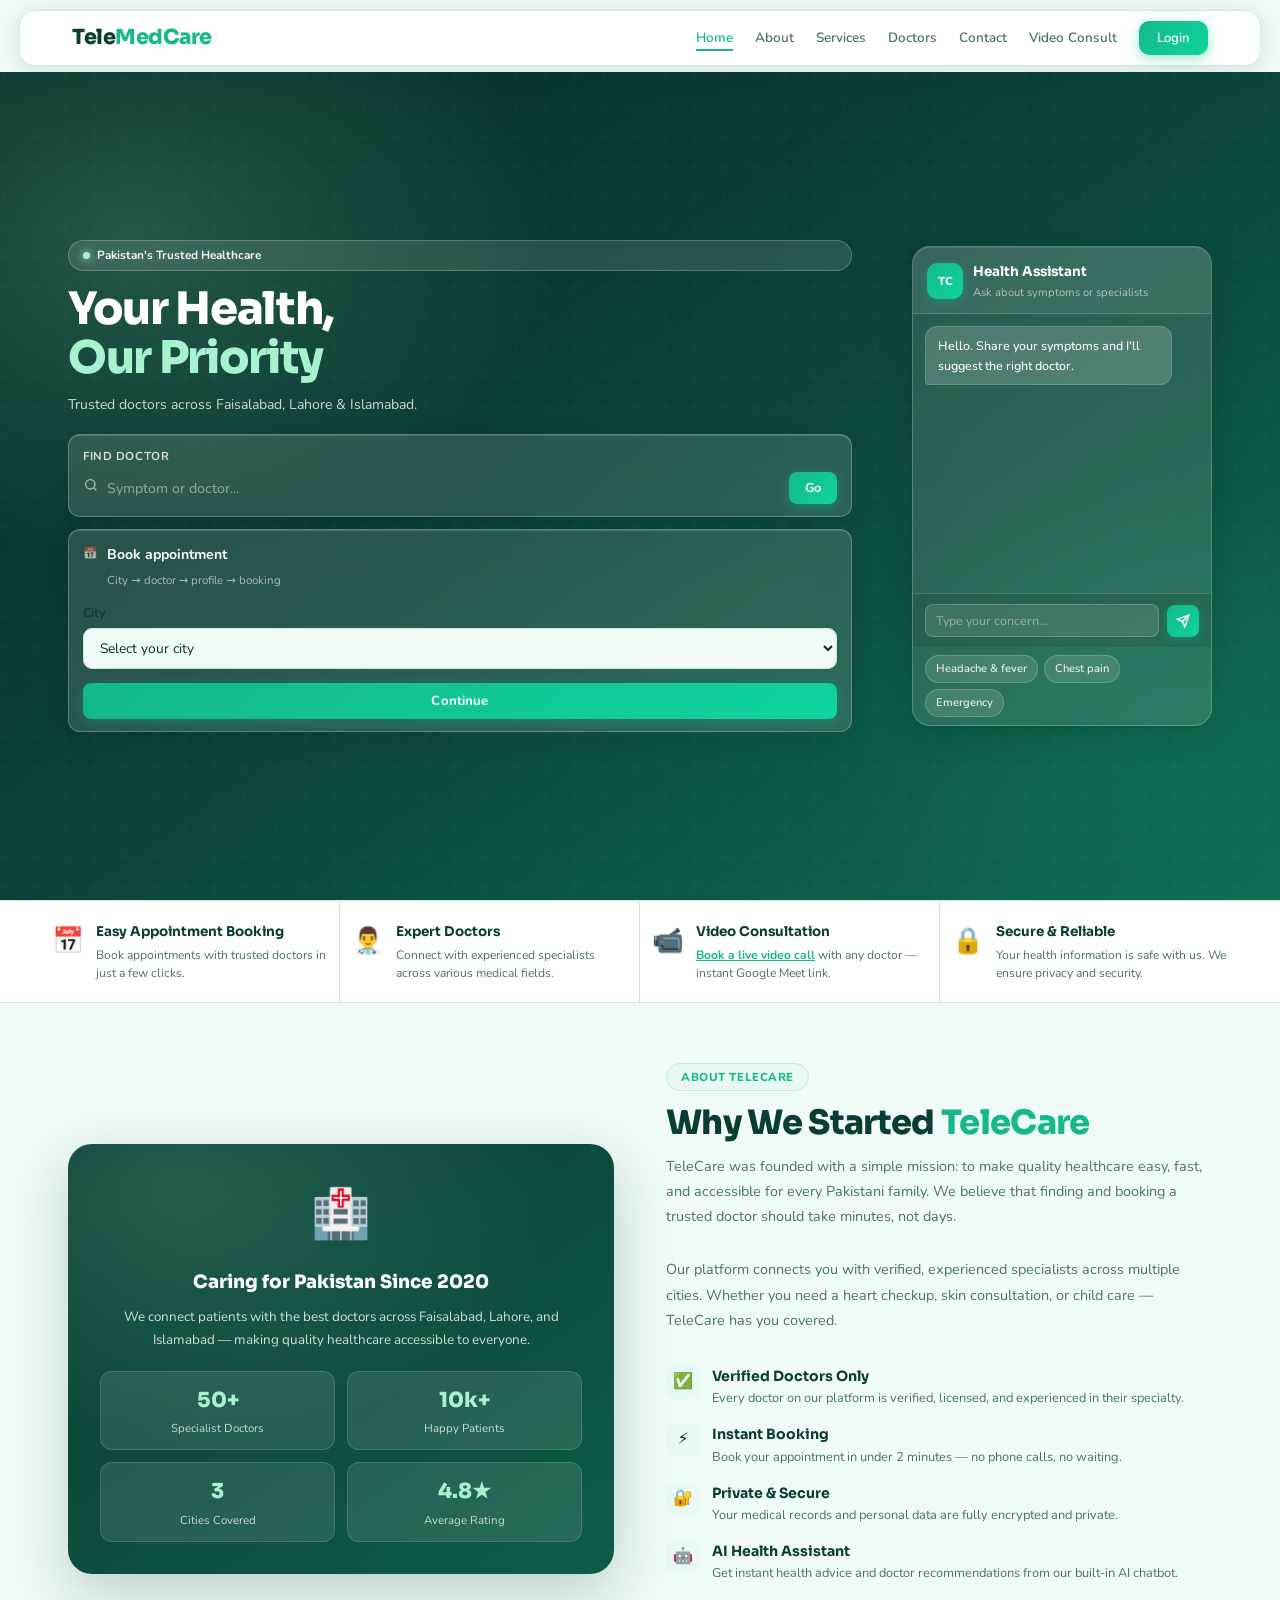
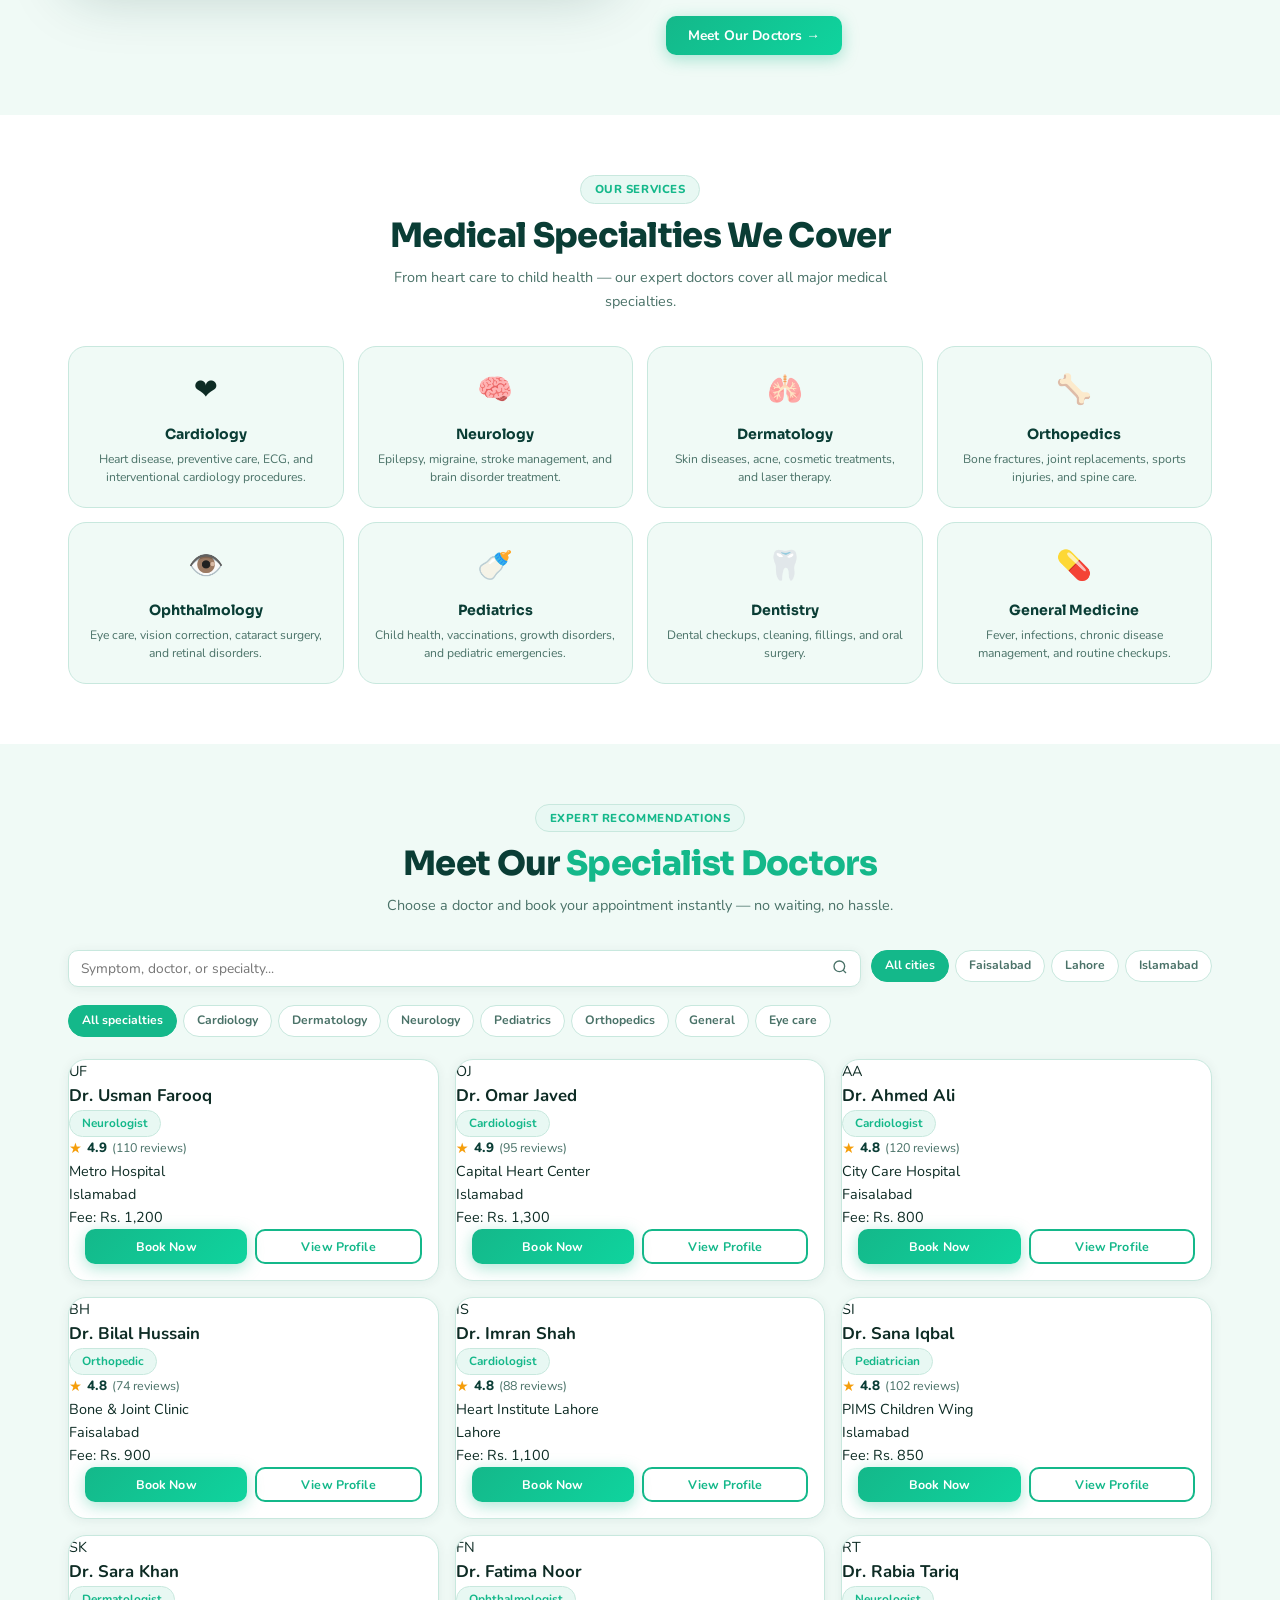
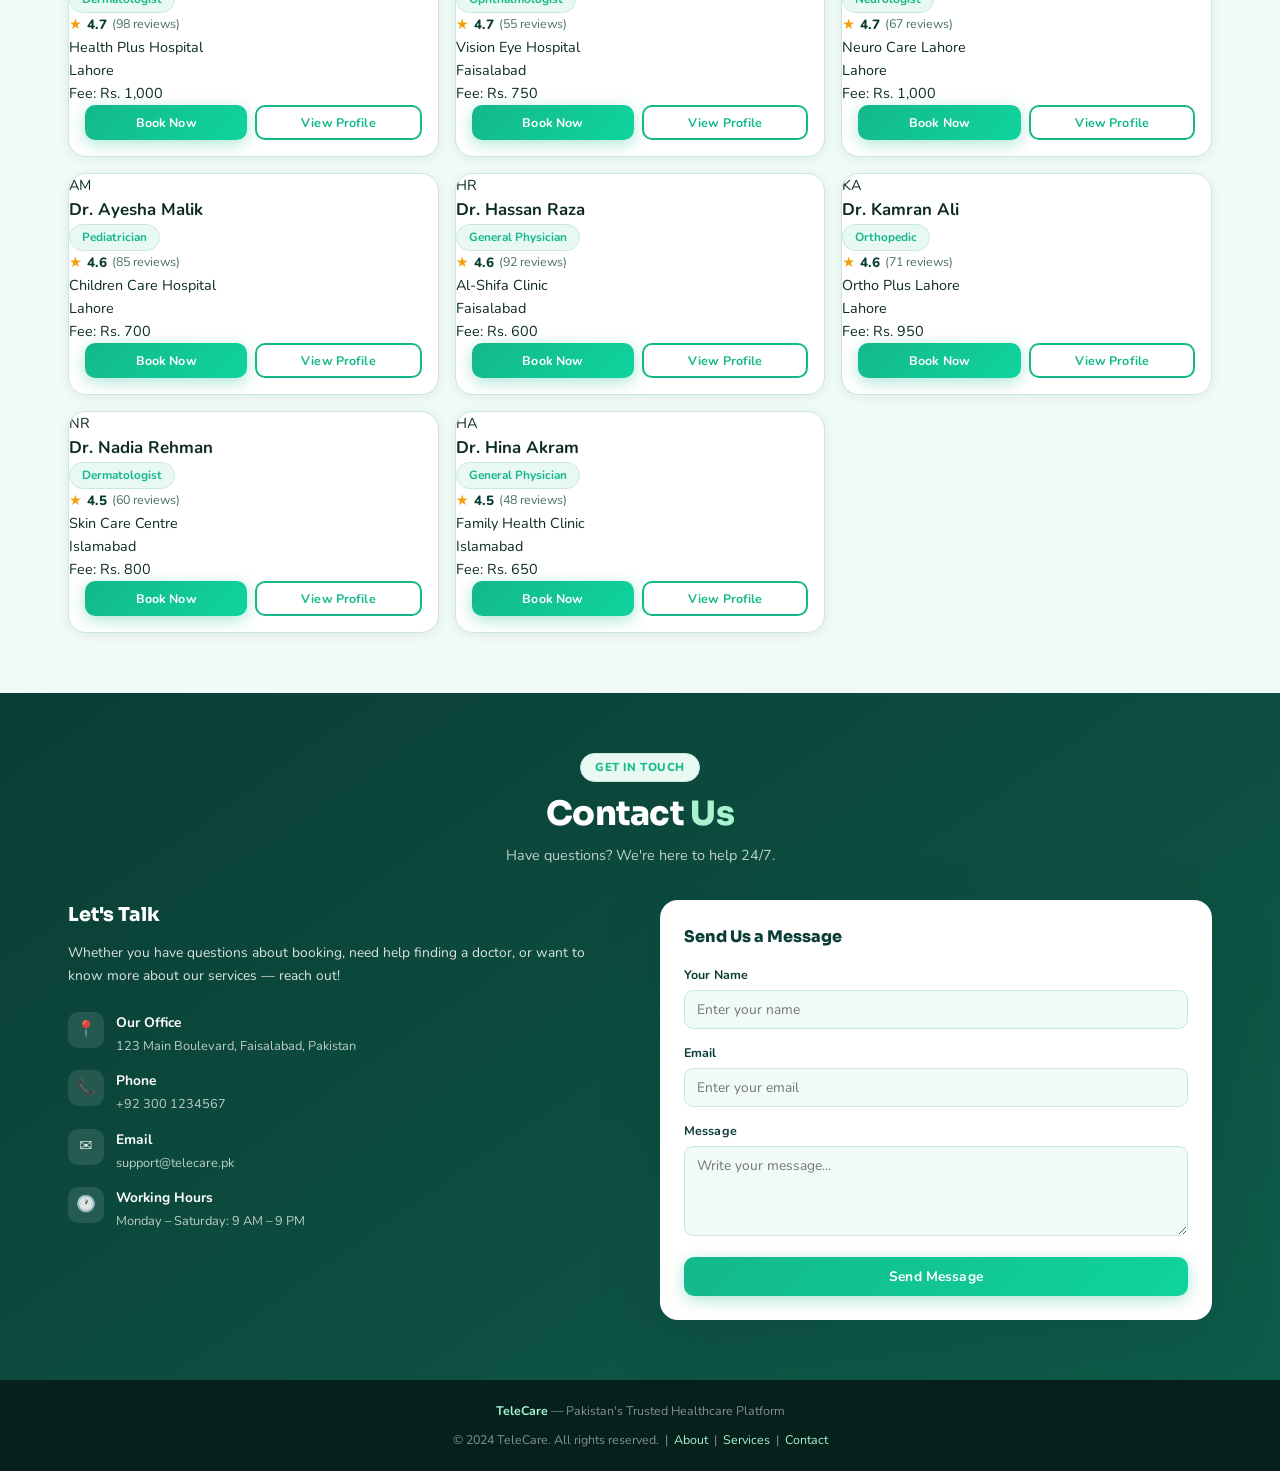
<file: index.html>
<!DOCTYPE html>
<html lang="en">
<head>
<meta charset="UTF-8">
<meta name="viewport" content="width=device-width, initial-scale=1.0">
<title>TeleCare — Your Health, Our Priority</title>
<link href="https://fonts.googleapis.com/css2?family=Sora:wght@400;500;600;700;800&family=Nunito:wght@400;500;600;700&display=swap" rel="stylesheet">
<link rel="stylesheet" href="style.css">
</head>
<body>

<!--   NAVBAR -->
<header class="nav-wrap">
  <nav class="navbar" aria-label="Main navigation">
    <a class="nav-logo" href="#home">Tele<span>MedCare</span></a>
    <ul class="nav-links">
      <li><a href="#home"     class="active" onclick="setNav(this)">Home</a></li>
      <li><a href="#about"    onclick="setNav(this)">About</a></li>
      <li><a href="#services" onclick="setNav(this)">Services</a></li>
      <li><a href="#doctors"  onclick="setNav(this)">Doctors</a></li>
      <li><a href="#contact"  onclick="setNav(this)">Contact</a></li>
      <li><a href="video_consult.html" onclick="setNav(this)">Video Consult</a></li>
      <li><a href="login.html" class="btn-nav">Login</a></li>
    </ul>
    <button class="hamburger" onclick="toggleMenu()" aria-label="Open menu" aria-expanded="false" id="menuBtn">
      <span></span><span></span><span></span>
    </button>
  </nav>
</header>

<div class="mobile-nav" id="mobileNav">
  <a href="#home"     onclick="closeMob()">Home</a>
  <a href="#about"    onclick="closeMob()">About</a>
  <a href="#services" onclick="closeMob()">Services</a>
  <a href="#doctors"  onclick="closeMob()">Doctors</a>
  <a href="#contact"  onclick="closeMob()">Contact</a>
  <a href="login.html">Login</a>
</div>

<!--
     SECTION 1 — HOME / HERO
-->
<section id="home">
  <div class="hero-screen">
    <!-- Left: headline, search, booking -->
    <div class="hero-content">
      <div class="hero-tag">
        <span aria-hidden="true"></span> Pakistan's Trusted Healthcare
      </div>
      <h1 class="hero-title">Your Health,<br><em>Our Priority</em></h1>
      <p class="hero-sub">Trusted doctors across Faisalabad, Lahore &amp; Islamabad.</p>

      <div class="hero-search-card hero-glass-card">
        <label class="hero-search-label" for="heroSearch">Find doctor</label>
        <div class="hero-search-row">
          <span class="search-ico" aria-hidden="true">
            <svg viewBox="0 0 24 24" width="16" height="16"><circle cx="11" cy="11" r="7" fill="none" stroke="currentColor" stroke-width="2"/><line x1="20" y1="20" x2="16.5" y2="16.5" stroke="currentColor" stroke-width="2"/></svg>
          </span>
          <input id="heroSearch" type="search" placeholder="Symptom or doctor..." onkeydown="if(event.key==='Enter')heroSearchGo()">
          <button type="button" class="hero-search-btn" onclick="heroSearchGo()">Go</button>
        </div>
      </div>

      <div class="hero-booking-card hero-glass-card" id="heroBookingBox">
        <div class="hb-step" id="hbStepCity">
          <div class="hero-booking-head">
            <span class="booking-ico" aria-hidden="true">📅</span>
            <div>
              <strong>Book appointment</strong>
              <span>City → doctor → profile → booking</span>
            </div>
          </div>
          <div class="form-group hb-form-group">
            <label for="heroCity">City</label>
            <select id="heroCity" class="hero-city-select" aria-describedby="heroCityError" onchange="clearHeroCityError()">
              <option value="">Select your city</option>
              <option value="Faisalabad">Faisalabad</option>
              <option value="Lahore">Lahore</option>
              <option value="Islamabad">Islamabad</option>
            </select>
            <span class="field-error" id="heroCityError" role="alert"></span>
          </div>
          <button type="button" class="btn btn-book-sm btn-full-hb" onclick="startHeroBooking()">Continue</button>
        </div>

        <div class="hb-step hb-hidden" id="hbStepDoctors">
          <button type="button" class="hb-back" onclick="backHbCity()">← Change city</button>
          <p class="hb-step-title" id="hbDoctorTitle">Doctors</p>
          <div class="hb-doctor-list" id="hbDoctorList"></div>
        </div>

        <div class="hb-step hb-hidden" id="hbStepProfile">
          <button type="button" class="hb-back" onclick="backHbDoctors()">← Back to doctors</button>
          <div id="hbProfileContent"></div>
          <button type="button" class="btn btn-book-sm btn-full-hb" onclick="bookFromHbProfile()">Book appointment</button>
        </div>
      </div>
    </div>

    <!-- Right: chatbot -->
    <aside class="hero-chat-panel" aria-label="Health assistant chat">
      <div class="chatbot-card hero-chatbot">
        <div class="chatbot-head">
          <div class="bot-icon" aria-hidden="true">TC</div>
          <div>
            <h3>Health Assistant</h3>
            <p>Ask about symptoms or specialists</p>
          </div>
        </div>
        <div class="chat-box" id="chatBox">
          <div class="chat-msg bot">Hello. Share your symptoms and I'll suggest the right doctor.</div>
        </div>
        <div class="chat-input-row">
          <input class="chat-input" id="chatIn" type="text" placeholder="Type your concern..." onkeydown="if(event.key==='Enter')sendChat()">
          <button class="chat-send" type="button" onclick="sendChat()" aria-label="Send">
            <svg viewBox="0 0 24 24"><line x1="22" y1="2" x2="11" y2="13"/><polygon points="22 2 15 22 11 13 2 9 22 2"/></svg>
          </button>
        </div>
        <div class="quick-chips">
        <span class="chip" onclick="quickChat('I have headache and fever')">Headache &amp; fever</span>
        <span class="chip" onclick="quickChat('chest pain heart')">Chest pain</span>
        <span class="chip" onclick="quickChat('emergency help')">Emergency</span>
        </div>
      </div>
    </aside>
  </div>
</section>

<!-- Features Bar -->
<div class="features-bar">
  <div class="features-inner">
    <div class="feat-item">
      <div class="feat-icon">📅</div>
      <div><h4>Easy Appointment Booking</h4><p>Book appointments with trusted doctors in just a few clicks.</p></div>
    </div>
    <div class="feat-item">
      <div class="feat-icon">👨‍⚕️</div>
      <div><h4>Expert Doctors</h4><p>Connect with experienced specialists across various medical fields.</p></div>
    </div>
    <div class="feat-item">
      <div class="feat-icon">📹</div>
      <div><h4>Video Consultation</h4><p><a href="video_consult.html" style="color:var(--primary);font-weight:700;">Book a live video call</a> with any doctor — instant Google Meet link.</p></div>
    </div>
    <div class="feat-item">
      <div class="feat-icon">🔒</div>
      <div><h4>Secure & Reliable</h4><p>Your health information is safe with us. We ensure privacy and security.</p></div>
    </div>
  </div>
</div>

<!-- ════════════════════════════════════════
     SECTION 2 — ABOUT
════════════════════════════════════════ -->
<section id="about">
  <div class="section-wrap">
    <div class="about-grid">

      <div class="about-visual">
        <span class="about-big-icon">🏥</span>
        <h3>Caring for Pakistan Since 2020</h3>
        <p>We connect patients with the best doctors across Faisalabad, Lahore, and Islamabad — making quality healthcare accessible to everyone.</p>
        <div class="about-stats">
          <div class="about-stat"><div class="n">50+</div><div class="l">Specialist Doctors</div></div>
          <div class="about-stat"><div class="n">10k+</div><div class="l">Happy Patients</div></div>
          <div class="about-stat"><div class="n">3</div><div class="l">Cities Covered</div></div>
          <div class="about-stat"><div class="n">4.8★</div><div class="l">Average Rating</div></div>
        </div>
      </div>

      <div>
        <div class="section-tag">About TeleCare</div>
        <h2 class="section-title">Why We Started <span>TeleCare</span></h2>
        <p style="color:var(--muted);margin-bottom:28px;line-height:1.75;">TeleCare was founded with a simple mission: to make quality healthcare easy, fast, and accessible for every Pakistani family. We believe that finding and booking a trusted doctor should take minutes, not days.</p>
        <p style="color:var(--muted);margin-bottom:32px;line-height:1.75;">Our platform connects you with verified, experienced specialists across multiple cities. Whether you need a heart checkup, skin consultation, or child care — TeleCare has you covered.</p>

        <div class="about-points">
          <div class="about-point">
            <div class="point-icon">✅</div>
            <div><h4>Verified Doctors Only</h4><p>Every doctor on our platform is verified, licensed, and experienced in their specialty.</p></div>
          </div>
          <div class="about-point">
            <div class="point-icon">⚡</div>
            <div><h4>Instant Booking</h4><p>Book your appointment in under 2 minutes — no phone calls, no waiting.</p></div>
          </div>
          <div class="about-point">
            <div class="point-icon">🔐</div>
            <div><h4>Private & Secure</h4><p>Your medical records and personal data are fully encrypted and private.</p></div>
          </div>
          <div class="about-point">
            <div class="point-icon">🤖</div>
            <div><h4>AI Health Assistant</h4><p>Get instant health advice and doctor recommendations from our built-in AI chatbot.</p></div>
          </div>
        </div>

        <div style="margin-top:32px;">
          <button class="btn btn-primary" onclick="scrollTo('#doctors')">Meet Our Doctors →</button>
        </div>
      </div>

    </div>
  </div>
</section>

<!-- 
     SECTION 3 — SERVICES
 -->
<section id="services">
  <div class="section-wrap">
    <div class="text-center">
      <div class="section-tag">Our Services</div>
      <h2 class="section-title">Medical Specialties We Cover</h2>
      <p class="section-sub">From heart care to child health — our expert doctors cover all major medical specialties.</p>
    </div>
    <div class="services-grid">
      <div class="service-card"><span class="svc-icon">❤️</span><h4>Cardiology</h4><p>Heart disease, preventive care, ECG, and interventional cardiology procedures.</p></div>
      <div class="service-card"><span class="svc-icon">🧠</span><h4>Neurology</h4><p>Epilepsy, migraine, stroke management, and brain disorder treatment.</p></div>
      <div class="service-card"><span class="svc-icon">🫁</span><h4>Dermatology</h4><p>Skin diseases, acne, cosmetic treatments, and laser therapy.</p></div>
      <div class="service-card"><span class="svc-icon">🦴</span><h4>Orthopedics</h4><p>Bone fractures, joint replacements, sports injuries, and spine care.</p></div>
      <div class="service-card"><span class="svc-icon">👁️</span><h4>Ophthalmology</h4><p>Eye care, vision correction, cataract surgery, and retinal disorders.</p></div>
      <div class="service-card"><span class="svc-icon">🍼</span><h4>Pediatrics</h4><p>Child health, vaccinations, growth disorders, and pediatric emergencies.</p></div>
      <div class="service-card"><span class="svc-icon">🦷</span><h4>Dentistry</h4><p>Dental checkups, cleaning, fillings, and oral surgery.</p></div>
      <div class="service-card"><span class="svc-icon">💊</span><h4>General Medicine</h4><p>Fever, infections, chronic disease management, and routine checkups.</p></div>
    </div>
  </div>
</section>

<!-- 
     SECTION 4 — DOCTORS + BOOKING
-->
<section id="doctors">
  <div class="section-wrap">
    <div class="text-center">
      <div class="section-tag">Expert Recommendations</div>
      <h2 class="section-title">Meet Our <span>Specialist Doctors</span></h2>
      <p class="section-sub">Choose a doctor and book your appointment instantly — no waiting, no hassle.</p>
    </div>

    <!-- Search & Filter -->
    <div class="doctor-search-row">
      <div class="search-box">
        <input type="text" id="docSearch" placeholder="Symptom, doctor, or specialty..." oninput="onDocSearchInput()">
        <button><svg viewBox="0 0 24 24"><circle cx="11" cy="11" r="8"/><line x1="21" y1="21" x2="16.65" y2="16.65"/></svg></button>
      </div>
      <div class="filter-chips" id="cityChips">
        <span class="f-chip city-chip on" data-city="all" onclick="setCity('all',this)">All cities</span>
        <span class="f-chip city-chip" data-city="Faisalabad" onclick="setCity('Faisalabad',this)">Faisalabad</span>
        <span class="f-chip city-chip" data-city="Lahore" onclick="setCity('Lahore',this)">Lahore</span>
        <span class="f-chip city-chip" data-city="Islamabad" onclick="setCity('Islamabad',this)">Islamabad</span>
      </div>
      <div class="filter-chips" style="margin-top:8px;">
        <span class="f-chip spec-chip on" onclick="setSpec('all',this)">All specialties</span>
        <span class="f-chip spec-chip" onclick="setSpec('Cardiologist',this)">Cardiology</span>
        <span class="f-chip spec-chip" onclick="setSpec('Dermatologist',this)">Dermatology</span>
        <span class="f-chip spec-chip" onclick="setSpec('Neurologist',this)">Neurology</span>
        <span class="f-chip spec-chip" onclick="setSpec('Pediatrician',this)">Pediatrics</span>
        <span class="f-chip spec-chip" onclick="setSpec('Orthopedic',this)">Orthopedics</span>
        <span class="f-chip spec-chip" onclick="setSpec('General Physician',this)">General</span>
        <span class="f-chip spec-chip" onclick="setSpec('Ophthalmologist',this)">Eye care</span>
      </div>
    </div>

    <div id="symptomBanner" class="symptom-banner" hidden>
      <div class="symptom-banner-inner">
        <span class="symptom-banner-ico" aria-hidden="true">✓</span>
        <div>
          <strong id="symptomBannerTitle">Symptom match</strong>
          <p id="symptomBannerText"></p>
        </div>
        <button type="button" class="symptom-banner-clear" onclick="clearSymptomSearch()">Clear</button>
      </div>
    </div>

    <!-- Doctor Cards -->
    <div class="doctors-grid" id="docsGrid"></div>
  </div>
</section>

<!--
     BOOKING FLOW (hidden inside page)
 -->
<section id="booking" style="display:none;">
  <div class="section-wrap">

    <!-- Steps -->
    <div class="steps-bar">
      <div class="stp active" id="si1"><div class="stp-num">1</div><span>Doctor & Time</span></div>
      <div class="stp-line" id="sl1"></div>
      <div class="stp" id="si2"><div class="stp-num">2</div><span>Patient Details</span></div>
      <div class="stp-line" id="sl2"></div>
      <div class="stp" id="si3"><div class="stp-num">3</div><span>Confirm</span></div>
    </div>

    <!-- Step 1: Doctor Detail + Time Slot -->
    <div class="bk-panel on" id="bp1">
      <button class="back-btn" onclick="closeBooking()">← Back to Doctors</button>
      <h2 style="font-family:'Playfair Display',serif;color:var(--dark);font-size:1.5rem;margin-bottom:4px;" id="bk-title">Choose an Appointment Time</h2>
      <p style="color:var(--muted);margin-bottom:24px;" id="bk-sub">Select a date and time slot</p>

      <div class="bk-grid">
        <div class="doc-profile-card">
          <div class="dph">
            <div class="dph-ava" id="b-emo">AA</div>
            <div>
              <h2 id="b-name">Dr. Ahmed Ali</h2>
              <div class="spec" id="b-spec">Cardiologist</div>
              <div class="rating-row" style="justify-content:flex-start;margin-top:6px;">
                <span class="star">★</span>
                <strong id="b-rate">4.8</strong>
                <span id="b-rev">(120 Reviews)</span>
              </div>
            </div>
          </div>
          <div class="info-row"><span class="il">🏥 Hospital</span><span class="iv" id="b-hosp"></span></div>
          <div class="info-row"><span class="il">📍 Address</span><span class="iv" id="b-addr"></span></div>
          <div class="info-row"><span class="il">🏙️ City</span><span class="iv" id="b-city"></span></div>
          <div class="info-row"><span class="il">🩺 Experience</span><span class="iv" id="b-exp"></span></div>
          <div class="info-row"><span class="il">💰 Fee</span><span class="iv" id="b-fee"></span></div>
          <div class="abt-box"><h4>About Doctor</h4><p id="b-about"></p></div>
          <div class="tm-box"><h4>⏰ Available Timing</h4><p id="b-time"></p></div>
        </div>

        <div class="slot-card">
          <h3>Select Date & Time</h3>
          <div class="alert" id="bkAlert"></div>
          <div class="form-group">
            <label>Select Date</label>
            <input type="date" id="bkDate" onchange="loadSlots()">
          </div>
          <div class="form-group">
            <label>Available Time Slots</label>
            <div class="slots-grid" id="slotsGrid">
              <p style="color:var(--muted);font-size:0.88rem;">Please select a date first</p>
            </div>
            <div class="slot-legend" id="slotLeg" style="display:none;">
              <span>🟢 Available</span><span>⬜ Booked</span>
            </div>
          </div>
          <input type="hidden" id="pickedSlot" value="">
          <button class="btn btn-primary btn-full" onclick="goStep(2)">Proceed to Booking →</button>
          <div class="notice-box" style="margin-top:12px;">ℹ️ Please arrive 10 minutes before your appointment time.</div>
        </div>
      </div>
    </div>

    <!-- Step 2: Patient Form -->
    <div class="bk-panel" id="bp2">
      <button class="back-btn" onclick="goStep(1)">← Back</button>
      <h2 style="font-family:'Playfair Display',serif;color:var(--dark);font-size:1.5rem;margin-bottom:4px;">Appointment Booking for</h2>
      <p style="color:var(--primary);font-weight:700;font-size:1.05rem;margin-bottom:24px;" id="s2name">Dr. Ahmed Ali</p>
      <div class="bk-grid">
        <div style="background:var(--white);border-radius:var(--radius);border:1.5px solid var(--border);padding:28px;box-shadow:var(--shadow-sm);">
          <h3 style="color:var(--dark);font-weight:700;margin-bottom:20px;">Patient Information</h3>
          <div class="alert" id="fAlert"></div>
          <div class="form-group"><label>Full Name *</label><input type="text" id="pName" placeholder="Enter your full name"></div>
          <div class="form-group"><label>Email *</label><input type="email" id="pEmail" placeholder="Enter your email"></div>
          <div class="form-group"><label>Phone Number *</label><input type="tel" id="pPhone" placeholder="e.g. 0300-1234567"></div>
          <div class="form-group"><label>Reason for Visit / Symptoms</label><textarea id="pSymp" placeholder="Write your symptoms or medical history"></textarea></div>
        </div>
        <div>
          <div class="summary-box">
            <h4>Appointment Summary</h4>
            <div class="sum-row"><span>Doctor</span><span id="s-doc">—</span></div>
            <div class="sum-row"><span>Specialty</span><span id="s-spec">—</span></div>
            <div class="sum-row"><span>Hospital</span><span id="s-hosp">—</span></div>
            <div class="sum-row"><span>Date</span><span id="s-date">—</span></div>
            <div class="sum-row"><span>Time</span><span id="s-time">—</span></div>
            <div class="sum-row"><span>Fee</span><span id="s-fee">—</span></div>
          </div>
          <button class="btn btn-primary btn-full" onclick="submitBooking()" id="confBtn">Confirm Appointment</button>
          <div class="notice-box" style="margin-top:12px;">ℹ️ Please arrive 10 minutes before your appointment time.</div>
        </div>
      </div>
    </div>

  </div>
</section>

<!-- 
     SECTION 5 — CONTACT
 -->
<section id="contact">
  <div class="section-wrap">
    <div class="text-center" style="margin-bottom:32px;">
      <div class="section-tag">Get In Touch</div>
      <h2 class="section-title" style="color:white;">Contact <span style="color:var(--light-green);">Us</span></h2>
      <p class="section-sub" style="color:rgba(255,255,255,0.75);margin-bottom:0;">Have questions? We're here to help 24/7.</p>
    </div>
    <div class="contact-grid">
      <div class="contact-info">
        <h3>Let's Talk</h3>
        <p style="margin-bottom:24px;">Whether you have questions about booking, need help finding a doctor, or want to know more about our services — reach out!</p>
        <div class="c-item"><div class="c-icon">📍</div><div><h4>Our Office</h4><p>123 Main Boulevard, Faisalabad, Pakistan</p></div></div>
        <div class="c-item"><div class="c-icon">📞</div><div><h4>Phone</h4><p>+92 300 1234567</p></div></div>
        <div class="c-item"><div class="c-icon">✉️</div><div><h4>Email</h4><p>support@telecare.pk</p></div></div>
        <div class="c-item"><div class="c-icon">🕐</div><div><h4>Working Hours</h4><p>Monday – Saturday: 9 AM – 9 PM</p></div></div>
      </div>
      <div class="contact-form">
        <h3>Send Us a Message</h3>
        <div class="alert" id="ctAlert"></div>
        <div class="form-group"><label>Your Name</label><input type="text" id="ctName" placeholder="Enter your name"></div>
        <div class="form-group"><label>Email</label><input type="email" id="ctEmail" placeholder="Enter your email"></div>
        <div class="form-group"><label>Message</label><textarea id="ctMsg" placeholder="Write your message..."></textarea></div>
        <button class="btn btn-primary btn-full" onclick="sendContact()">Send Message</button>
      </div>
    </div>
  </div>
</section>

<!-- 
     FOOTER
 -->
<footer>
  <p style="margin-bottom:8px;">
    <strong style="color:var(--light-green);">TeleCare</strong> — Pakistan's Trusted Healthcare Platform
  </p>
  <p>© 2024 TeleCare. All rights reserved. &nbsp;|&nbsp;
    <a href="#about">About</a> &nbsp;|&nbsp;
    <a href="#services">Services</a> &nbsp;|&nbsp;
    <a href="#contact">Contact</a>
  </p>
</footer>

<!-- DOCTOR PROFILE -->
<div class="overlay" id="profileOv" onclick="if(event.target===this)closeProfile()">
  <div class="doctor-profile-modal" role="dialog" aria-labelledby="profileName">
    <button type="button" class="modal-close" onclick="closeProfile()" aria-label="Close">&times;</button>
    <div id="profileBody"></div>
    <div class="profile-actions">
      <button type="button" class="btn btn-outline btn-full" onclick="closeProfile()">Close</button>
      <button type="button" class="btn btn-primary btn-full" id="profileBookBtn" onclick="bookFromProfile()">Book Appointment</button>
    </div>
  </div>
</div>

<!-- CITY → DOCTOR PICK (from home booking) -->
<div class="overlay" id="cityDoctorOv" onclick="if(event.target===this)closeCityModal()">
  <div class="pick-doctor-modal" role="dialog" aria-labelledby="pickDocTitle">
    <button type="button" class="modal-close" onclick="closeCityModal()" aria-label="Close">&times;</button>
    <h3 id="pickDocTitle">Select a doctor</h3>
    <p class="pick-doc-sub" id="pickDocSub">Choose a specialist in your city</p>
    <div class="pick-doc-list" id="heroDocList"></div>
  </div>
</div>

<!-- SUCCESS MODAL — Enhanced with doctor list -->
<div class="overlay" id="successOv">
  <div class="modal" style="max-width:460px;max-height:min(90vh,600px);overflow-y:auto;">
    <div class="modal-icon"><svg viewBox="0 0 24 24"><polyline points="20 6 9 17 4 12"/></svg></div>
    <h3>Appointment Booked! 🎉</h3>
    <p>Your appointment has been confirmed successfully.</p>
    <div class="modal-det" id="modalDet"></div>
    <div class="success-doctors-section" id="successDoctorSection">
      <h4>📋 Other Available Doctors</h4>
      <div class="success-doc-list" id="successDocList"></div>
    </div>
    <div style="display:flex;gap:8px;margin-top:14px;flex-wrap:wrap;">
      <button class="btn btn-outline btn-full" onclick="closeModal()" style="flex:1;">Back to Home</button>
      <a href="video_consult.html" class="btn btn-primary btn-full" style="flex:1;text-decoration:none;">📹 Video Consult</a>
    </div>
  </div>
</div>

<!-- ════════════════════════════════════════
     JAVASCRIPT
════════════════════════════════════════ -->
<script>
/* ── DOCTORS DATA ── */
const DOCS = [
  { id:1, name:"Dr. Ahmed Ali",    spec:"Cardiologist",  rate:4.8, rev:120, hosp:"City Care Hospital",     city:"Faisalabad", addr:"123 Main Boulevard, Faisalabad, Pakistan", exp:"10+ Years", fee:"Rs. 800",   treats:["heart","heart attack","heartattack","chest pain","cardiac","blood pressure","cholesterol","palpitation"], about:"Highly experienced cardiologist specializing in heart diseases, preventive care, and interventional procedures.", timing:"Monday - Saturday | 04:00 PM - 09:00 PM", slots:["04:00 PM","05:00 PM","06:00 PM","07:00 PM","08:00 PM","09:00 PM"], img:"https://images.unsplash.com/photo-1612349317150-e88e6ff1fcc2?w=200&h=200&fit=crop" },
  { id:2, name:"Dr. Sara Khan",    spec:"Dermatologist", rate:4.7, rev:98,  hosp:"Health Plus Hospital",   city:"Lahore",     addr:"45 Garden Town, Lahore, Pakistan",          exp:"8+ Years",  fee:"Rs. 1,000", treats:["skin","rash","acne","allergy","eczema","itching","dermatology","hair fall"], about:"Specialist in skin diseases, cosmetic dermatology, and laser treatments.", timing:"Monday - Friday | 10:00 AM - 04:00 PM", slots:["10:00 AM","11:00 AM","12:00 PM","01:00 PM","02:00 PM","03:00 PM"], img:"https://images.unsplash.com/photo-1494790108377-be9c29b29330?w=200&h=200&fit=crop" },
  { id:3, name:"Dr. Usman Farooq", spec:"Neurologist",   rate:4.9, rev:110, hosp:"Metro Hospital",         city:"Islamabad",  addr:"Blue Area, Islamabad, Pakistan",            exp:"12+ Years", fee:"Rs. 1,200", treats:["headache","migraine","seizure","stroke","brain","dizziness","numbness","paralysis"], about:"Senior neurologist with expertise in epilepsy, stroke management, and neurodegenerative disorders.", timing:"Tuesday - Sunday | 02:00 PM - 08:00 PM", slots:["02:00 PM","03:00 PM","04:00 PM","05:00 PM","06:00 PM","07:00 PM"], img:"https://images.unsplash.com/photo-1507003211169-0a1dd7228f2d?w=200&h=200&fit=crop" },
  { id:4, name:"Dr. Ayesha Malik", spec:"Pediatrician",  rate:4.6, rev:85,  hosp:"Children Care Hospital", city:"Lahore",     addr:"Model Town, Lahore, Pakistan",              exp:"6+ Years",  fee:"Rs. 700",   treats:["child","baby","pediatric","vaccination","fever child","cough child","growth"], about:"Specialist in child health, growth disorders, and pediatric emergencies.", timing:"Monday - Saturday | 09:00 AM - 03:00 PM", slots:["09:00 AM","10:00 AM","11:00 AM","12:00 PM","01:00 PM","02:00 PM"], img:"https://images.unsplash.com/photo-1438761681033-6461ffad8d80?w=200&h=200&fit=crop" },
  { id:5, name:"Dr. Bilal Hussain",spec:"Orthopedic",    rate:4.8, rev:74,  hosp:"Bone & Joint Clinic",    city:"Faisalabad", addr:"D-Ground, Faisalabad, Pakistan",            exp:"9+ Years",  fee:"Rs. 900",   treats:["bone","fracture","joint","knee pain","back pain","sports injury","arthritis","sprain"], about:"Specialist in bone fractures, joint replacements, and sports injuries.", timing:"Tuesday - Sunday | 03:00 PM - 08:00 PM", slots:["03:00 PM","04:00 PM","05:00 PM","06:00 PM","07:00 PM"], img:"https://images.unsplash.com/photo-1500648767791-00dcc994a43e?w=200&h=200&fit=crop" },
  { id:6, name:"Dr. Nadia Rehman", spec:"Dermatologist", rate:4.5, rev:60,  hosp:"Skin Care Centre",       city:"Islamabad",  addr:"F-7, Islamabad, Pakistan",                  exp:"5+ Years",  fee:"Rs. 800",   treats:["skin","acne","allergy","cosmetic","laser","pigmentation","fungal"], about:"Dermatologist specializing in acne treatment, skin allergies, and cosmetic procedures.", timing:"Monday - Friday | 11:00 AM - 05:00 PM", slots:["11:00 AM","12:00 PM","01:00 PM","02:00 PM","03:00 PM","04:00 PM"], img:"https://images.unsplash.com/photo-1494790108377-be9c29b29330?w=200&h=200&fit=crop" },
  { id:7, name:"Dr. Hassan Raza",  spec:"General Physician", rate:4.6, rev:92,  hosp:"Al-Shifa Clinic",      city:"Faisalabad", addr:"Susan Road, Faisalabad",                    exp:"7+ Years",  fee:"Rs. 600",   treats:["fever","flu","cold","cough","infection","diabetes","bp"], about:"General physician for routine checkups, fever, and chronic disease management.", timing:"Monday - Saturday | 09:00 AM - 02:00 PM", slots:["09:00 AM","10:00 AM","11:00 AM","12:00 PM","01:00 PM"], img:"https://images.unsplash.com/photo-1507003211169-0a1dd7228f2d?w=200&h=200&fit=crop" },
  { id:8, name:"Dr. Fatima Noor",  spec:"Ophthalmologist", rate:4.7, rev:55,  hosp:"Vision Eye Hospital",    city:"Faisalabad", addr:"Kotwali Road, Faisalabad",                  exp:"6+ Years",  fee:"Rs. 750",   treats:["eye","vision","cataract","red eye","blurry"], about:"Eye specialist for vision problems, cataract screening, and retinal care.", timing:"Tuesday - Sunday | 10:00 AM - 04:00 PM", slots:["10:00 AM","11:00 AM","12:00 PM","02:00 PM","03:00 PM"], img:"https://images.unsplash.com/photo-1438761681033-6461ffad8d80?w=200&h=200&fit=crop" },
  { id:9, name:"Dr. Imran Shah",   spec:"Cardiologist",  rate:4.8, rev:88,  hosp:"Heart Institute Lahore", city:"Lahore",     addr:"Jail Road, Lahore",                         exp:"11+ Years", fee:"Rs. 1,100", treats:["heart","chest pain","hypertension","ecg"], about:"Interventional cardiologist with focus on preventive heart care.", timing:"Monday - Friday | 03:00 PM - 08:00 PM", slots:["03:00 PM","04:00 PM","05:00 PM","06:00 PM","07:00 PM"], img:"https://images.unsplash.com/photo-1500648767791-00dcc994a43e?w=200&h=200&fit=crop" },
  { id:10,name:"Dr. Rabia Tariq",  spec:"Neurologist",   rate:4.7, rev:67,  hosp:"Neuro Care Lahore",      city:"Lahore",     addr:"Gulberg III, Lahore",                       exp:"9+ Years",  fee:"Rs. 1,000", treat:["headache","migraine","epilepsy","stroke"], about:"Neurologist for headaches, seizures, and nerve-related disorders.", timing:"Wednesday - Monday | 11:00 AM - 05:00 PM", slots:["11:00 AM","12:00 PM","01:00 PM","02:00 PM","03:00 PM"], img:"https://images.unsplash.com/photo-1494790108377-be9c29b29330?w=200&h=200&fit=crop" },
  { id:11,name:"Dr. Kamran Ali",   spec:"Orthopedic",    rate:4.6, rev:71,  hosp:"Ortho Plus Lahore",      city:"Lahore",     addr:"DHA Phase 5, Lahore",                       exp:"8+ Years",  fee:"Rs. 950",   treats:["knee","back pain","fracture","sports"], about:"Orthopedic surgeon for joint pain, fractures, and rehabilitation.", timing:"Monday - Saturday | 04:00 PM - 09:00 PM", slots:["04:00 PM","05:00 PM","06:00 PM","07:00 PM"], img:"https://images.unsplash.com/photo-1507003211169-0a1dd7228f2d?w=200&h=200&fit=crop" },
  { id:12,name:"Dr. Sana Iqbal",   spec:"Pediatrician",  rate:4.8, rev:102, hosp:"PIMS Children Wing",     city:"Islamabad",  addr:"G-8, Islamabad",                            exp:"7+ Years",  fee:"Rs. 850",   treats:["child","vaccination","fever","growth"], about:"Pediatrician for infants, vaccinations, and child emergencies.", timing:"Monday - Friday | 09:00 AM - 04:00 PM", slots:["09:00 AM","10:00 AM","11:00 AM","12:00 PM","02:00 PM"], img:"https://images.unsplash.com/photo-1438761681033-6461ffad8d80?w=200&h=200&fit=crop" },
  { id:13,name:"Dr. Omar Javed",   spec:"Cardiologist",  rate:4.9, rev:95,  hosp:"Capital Heart Center",   city:"Islamabad",  addr:"F-10, Islamabad",                           exp:"13+ Years", fee:"Rs. 1,300", treats:["heart attack","cardiac","chest pain"], about:"Senior cardiologist for complex heart conditions and follow-up care.", timing:"Tuesday - Sunday | 02:00 PM - 07:00 PM", slots:["02:00 PM","03:00 PM","04:00 PM","05:00 PM","06:00 PM"], img:"https://images.unsplash.com/photo-1500648767791-00dcc994a43e?w=200&h=200&fit=crop" },
  { id:14,name:"Dr. Hina Akram",  spec:"General Physician", rate:4.5, rev:48, hosp:"Family Health Clinic",   city:"Islamabad",  addr:"I-8, Islamabad",                            exp:"5+ Years",  fee:"Rs. 650",   treats:["fever","flu","checkup","weakness"], about:"Family physician for general illness and health screenings.", timing:"Monday - Saturday | 10:00 AM - 03:00 PM", slots:["10:00 AM","11:00 AM","12:00 PM","01:00 PM","02:00 PM"], img:"https://images.unsplash.com/photo-1494790108377-be9c29b29330?w=200&h=200&fit=crop" },
];

/* symptom keywords → specialty hint for banner */
const SYMPTOM_HINTS = [
  { label: 'Headache / Migraine', keys: ['headache','migraine','head pain','head ache'], specs: ['Neurologist'] },
  { label: 'Heart / Chest pain', keys: ['heart','heartattack','heart attack','chest pain','cardiac','angina'], specs: ['Cardiologist'] },
  { label: 'Skin / Allergy', keys: ['skin','rash','acne','allergy','itch','eczema'], specs: ['Dermatologist'] },
  { label: 'Bone / Joint pain', keys: ['bone','fracture','joint','knee','back pain','arthritis'], specs: ['Orthopedic'] },
  { label: 'Child health', keys: ['child','baby','pediatric','infant','vaccination'], specs: ['Pediatrician'] },
  { label: 'Fever / Flu', keys: ['fever','flu','cold','cough','infection'], specs: ['General Physician','Pediatrician'] },
  { label: 'Eye / Vision', keys: ['eye','vision','cataract','red eye','blurry'], specs: ['Ophthalmologist'] },
];

const CITIES = ['Faisalabad', 'Lahore', 'Islamabad'];
let activeSpec = 'all';
let activeCity = 'all';
let currentDoc = null;
let bookedSlots = {};
let lastSymptomSearch = null;
let profileDocId = null;
let pendingSymptomNote = '';
let hbSelectedCity = '';
let hbSelectedDocId = null;

function docInitials(name) {
  const parts = name.replace(/^Dr\.\s*/i, '').trim().split(/\s+/);
  return parts.length >= 2
    ? (parts[0][0] + parts[parts.length - 1][0]).toUpperCase()
    : (parts[0]?.[0] || 'D').toUpperCase();
}

function normQ(s) {
  return s.toLowerCase().trim().replace(/\s+/g, ' ');
}

function analyzeSymptom(query) {
  if (!query) return null;
  const q = normQ(query);
  const qCompact = q.replace(/\s/g, '');

  for (const hint of SYMPTOM_HINTS) {
    if (hint.keys.some(k => q.includes(k) || qCompact.includes(k.replace(/\s/g, '')))) {
      return { raw: query, label: hint.label, specs: hint.specs };
    }
  }
  return { raw: query, label: query, specs: [] };
}

function doctorSymptomScore(doc, query, symptomInfo) {
  if (!query) return 0;
  const q = normQ(query);
  const qCompact = q.replace(/\s/g, '');
  let score = 0;

  if (symptomInfo?.specs?.includes(doc.spec)) score += 10;
  if (doc.treats?.some(t => q.includes(t) || qCompact.includes(t.replace(/\s/g, '')))) score += 8;
  if (doc.about?.toLowerCase().includes(q)) score += 3;
  if (doc.name.toLowerCase().includes(q) || doc.spec.toLowerCase().includes(q)) score += 2;
  if (doc.city.toLowerCase().includes(q)) score += 1;
  return score;
}

function getDocListWithScores() {
  const q = normQ(document.getElementById('docSearch').value);
  const symptomInfo = lastSymptomSearch || (q ? analyzeSymptom(q) : null);

  const list = DOCS.map(d => {
    let score = doctorSymptomScore(d, q, symptomInfo);
    const passesFilter =
      (activeSpec === 'all' || d.spec === activeSpec) &&
      (activeCity === 'all' || d.city === activeCity);

    if (!q && !lastSymptomSearch) {
      return { doc: d, score: 0, match: false, show: passesFilter };
    }

    if (q || lastSymptomSearch) {
      const textMatch =
        !q ||
        d.name.toLowerCase().includes(q) ||
        d.spec.toLowerCase().includes(q) ||
        d.city.toLowerCase().includes(q) ||
        d.about.toLowerCase().includes(q) ||
        d.treats?.some(t => q.includes(t));

      const symptomMatch = score >= 8;
      const show = passesFilter && (symptomMatch || textMatch || (symptomInfo && symptomInfo.specs.includes(d.spec)));
      if (symptomInfo?.specs?.includes(d.spec) && !score) score = 5;
      return { doc: d, score, match: score >= 8, show };
    }
    return { doc: d, score: 0, match: false, show: passesFilter };
  }).filter(x => x.show);

  list.sort((a, b) => b.score - a.score || b.doc.rate - a.doc.rate);
  return { list, symptomInfo, query: q };
}

function updateSymptomBanner(symptomInfo, matchedCount, totalShown) {
  const banner = document.getElementById('symptomBanner');
  if (!symptomInfo || !lastSymptomSearch) {
    banner.hidden = true;
    return;
  }
  const matched = matchedCount;
  document.getElementById('symptomBannerTitle').textContent =
    `Doctors for “${symptomInfo.raw}”`;
  document.getElementById('symptomBannerText').textContent =
    matched
      ? `${matched} specialist${matched > 1 ? 's' : ''} treat symptoms related to ${symptomInfo.label}. Cards marked “Recommended” are the best match.`
      : `Showing ${totalShown} doctor${totalShown !== 1 ? 's' : ''} — try a nearby city or browse all specialties.`;
  banner.hidden = false;
}

function clearSymptomSearch() {
  lastSymptomSearch = null;
  pendingSymptomNote = '';
  document.getElementById('heroSearch').value = '';
  document.getElementById('docSearch').value = '';
  document.getElementById('symptomBanner').hidden = true;
  activeSpec = 'all';
  document.querySelectorAll('.spec-chip').forEach(c => c.classList.remove('on'));
  const allChip = document.querySelector('.spec-chip[onclick*="setSpec(\'all\'"]');
  if (allChip) allChip.classList.add('on');
  filterDocs();
}

/* ── RENDER DOCTORS ── */
function renderDocs(entries, symptomInfo) {
  const grid = document.getElementById('docsGrid');
  if (!entries.length) {
    grid.innerHTML = '<p class="docs-empty">No doctors found. Try another city, specialty, or symptom keyword.</p>';
    return;
  }
  grid.innerHTML = entries.map(({ doc: d, match, score }) => `
    <div class="doc-card ${match ? 'symptom-match' : ''}">
      ${match ? '<span class="match-badge">Recommended for your symptom</span>' : ''}
      <div class="doc-ava" title="${d.name}">${docInitials(d.name)}</div>
      <h3>${d.name}</h3>
      <div class="spec">${d.spec}</div>
      ${match && lastSymptomSearch ? `<p class="match-reason">Treats: ${lastSymptomSearch.label}</p>` : ''}
      <div class="rating-row"><span class="star">★</span><strong>${d.rate}</strong><span>(${d.rev} reviews)</span></div>
      <div class="hosp">${d.hosp}</div>
      <div class="hosp">${d.city}</div>
      <span class="fee-pill">Fee: ${d.fee}</span>
      <div class="doc-card-btns">
        <button class="btn btn-primary btn-sm" style="flex:1" onclick="openBooking(${d.id})">Book Now</button>
        <button class="btn btn-outline btn-sm" style="flex:1" onclick="viewDoctorProfile(${d.id})">View Profile</button>
      </div>
    </div>`).join('');
}

function onDocSearchInput() {
  const q = document.getElementById('docSearch').value.trim();
  if (q) {
    const a = analyzeSymptom(q);
    if (a.specs.length) {
      lastSymptomSearch = a;
      pendingSymptomNote = q;
      highlightSpecChip(a.specs[0]);
    } else {
      lastSymptomSearch = { raw: q, label: q, specs: [] };
    }
  } else {
    lastSymptomSearch = null;
    pendingSymptomNote = '';
  }
  filterDocs();
}

function filterDocs() {
  const { list, symptomInfo } = getDocListWithScores();
  const matched = list.filter(x => x.match).length;
  updateSymptomBanner(lastSymptomSearch || symptomInfo, matched, list.length);
  renderDocs(list, lastSymptomSearch || symptomInfo);
}

function setSpec(s, el) {
  document.querySelectorAll('.spec-chip').forEach(c => c.classList.remove('on'));
  if (el) el.classList.add('on');
  activeSpec = s;
  filterDocs();
}

function highlightSpecChip(spec) {
  if (!spec || spec === 'all') return;
  let found = false;
  document.querySelectorAll('.spec-chip').forEach(chip => {
    const on = (chip.getAttribute('onclick') || '').includes(`'${spec}'`);
    chip.classList.toggle('on', on);
    if (on) found = true;
  });
  if (found) activeSpec = spec;
}

function setCity(city, el) {
  document.querySelectorAll('.city-chip').forEach(c => c.classList.remove('on'));
  el.classList.add('on');
  activeCity = city;
  const sel = document.getElementById('heroCity');
  if (sel) sel.value = city === 'all' ? '' : city;
  filterDocs();
}

function docsByCity(city) {
  return DOCS.filter(d => d.city === city);
}

function renderHbDoctorList(city) {
  const list = docsByCity(city);
  const box = document.getElementById('hbDoctorList');
  document.getElementById('hbDoctorTitle').textContent = `Doctors in ${city} (${list.length})`;
  if (!list.length) {
    box.innerHTML = '<p class="pick-empty">No doctors in this city yet.</p>';
    return;
  }
  box.innerHTML = list.map(d => `
    <button type="button" class="pick-doc-item" onclick="selectHbDoctor(${d.id})">
      <span class="pick-doc-ava">${docInitials(d.name)}</span>
      <span class="pick-doc-info">
        <strong>${d.name}</strong>
        <span>${d.spec} · ${d.hosp}</span>
        <span class="pick-fee">${d.fee}</span>
      </span>
      <span class="pick-arrow">Profile →</span>
    </button>`).join('');
}

function renderHbProfile(id) {
  const d = DOCS.find(x => x.id === id);
  if (!d) return;
  hbSelectedDocId = id;
  document.getElementById('hbProfileContent').innerHTML = `
    <div class="hb-profile-mini">
      <div class="profile-ava">${docInitials(d.name)}</div>
      <div>
        <h3>${d.name}</h3>
        <p class="profile-spec">${d.spec}</p>
        <div class="rating-row"><span class="star">★</span><strong>${d.rate}</strong><span>(${d.rev} reviews)</span></div>
      </div>
    </div>
    <div class="hb-profile-meta">
      <p><span>Hospital</span><strong>${d.hosp}</strong></p>
      <p><span>City</span><strong>${d.city}</strong></p>
      <p><span>Fee</span><strong>${d.fee}</strong></p>
      <p><span>Timing</span><strong>${d.timing}</strong></p>
    </div>
    <p class="hb-about">${d.about}</p>`;
}

function showHbStep(step) {
  ['City','Doctors','Profile'].forEach(s => {
    document.getElementById('hbStep' + s).classList.toggle('hb-hidden', s !== step);
  });
}

function clearHeroCityError() {
  const el = document.getElementById('heroCityError');
  const sel = document.getElementById('heroCity');
  el.textContent = '';
  el.classList.remove('show');
  sel.classList.remove('input-error');
}

function setHeroCityError(msg) {
  const el = document.getElementById('heroCityError');
  const sel = document.getElementById('heroCity');
  el.textContent = msg;
  el.classList.add('show');
  sel.classList.add('input-error');
  sel.focus();
}

function selectHbDoctor(id) {
  renderHbProfile(id);
  showHbStep('Profile');
}

function backHbDoctors() {
  hbSelectedDocId = null;
  showHbStep('Doctors');
}

function backHbCity() {
  hbSelectedDocId = null;
  hbSelectedCity = '';
  showHbStep('City');
}

function bookFromHbProfile() {
  if (!hbSelectedDocId) return;
  openBooking(hbSelectedDocId);
}

function viewDoctorProfile(id) {
  const d = DOCS.find(x => x.id === id);
  if (!d) return;
  profileDocId = id;

  document.getElementById('profileBody').innerHTML = `
    <div class="profile-header">
      <div class="profile-ava">${docInitials(d.name)}</div>
      <div>
        <h2 id="profileName">${d.name}</h2>
        <p class="profile-spec">${d.spec}</p>
        <div class="rating-row"><span class="star">★</span><strong>${d.rate}</strong><span>(${d.rev} reviews)</span></div>
      </div>
    </div>
    <div class="profile-details">
      <div class="profile-row"><span>Hospital</span><strong>${d.hosp}</strong></div>
      <div class="profile-row"><span>City</span><strong>${d.city}</strong></div>
      <div class="profile-row"><span>Address</span><strong>${d.addr}</strong></div>
      <div class="profile-row"><span>Experience</span><strong>${d.exp}</strong></div>
      <div class="profile-row"><span>Consultation fee</span><strong>${d.fee}</strong></div>
      <div class="profile-row"><span>Timing</span><strong>${d.timing}</strong></div>
    </div>
    <div class="profile-about">
      <h4>About</h4>
      <p>${d.about}</p>
    </div>
    <div class="profile-treats">
      <h4>Common symptoms treated</h4>
      <div class="profile-tags">${(d.treats || []).slice(0, 6).map(t => `<span>${t}</span>`).join('')}</div>
    </div>`;

  document.getElementById('profileOv').classList.add('show');
}

function closeProfile() {
  document.getElementById('profileOv').classList.remove('show');
  profileDocId = null;
}

function bookFromProfile() {
  const id = profileDocId;
  closeProfile();
  if (id) openBooking(id);
}

function closeCityModal() {
  const ov = document.getElementById('cityDoctorOv');
  if (ov) ov.classList.remove('show');
}

function startHeroBooking() {
  clearHeroCityError();
  const city = document.getElementById('heroCity').value;
  if (!city) {
    setHeroCityError('Please select your city first.');
    return;
  }
  hbSelectedCity = city;
  activeCity = city;
  document.querySelectorAll('.city-chip').forEach(c => {
    c.classList.toggle('on', c.dataset.city === city);
  });
  renderHbDoctorList(city);
  showHbStep('Doctors');
  filterDocs();
}

/* ── BOOKING FLOW ── */
function openBooking(id) {
  currentDoc = DOCS.find(d => d.id === id);
  if (!currentDoc) return;
  closeProfile();
  closeCityModal();

  // Fill doctor info
  document.getElementById('b-emo').textContent  = docInitials(currentDoc.name);
  document.getElementById('b-name').textContent = currentDoc.name;
  document.getElementById('b-spec').textContent = currentDoc.spec;
  document.getElementById('b-rate').textContent = currentDoc.rate;
  document.getElementById('b-rev').textContent  = `(${currentDoc.rev} Reviews)`;
  document.getElementById('b-hosp').textContent = currentDoc.hosp;
  document.getElementById('b-addr').textContent = currentDoc.addr;
  document.getElementById('b-city').textContent = currentDoc.city;
  document.getElementById('b-exp').textContent  = currentDoc.exp;
  document.getElementById('b-fee').textContent  = currentDoc.fee;
  document.getElementById('b-about').textContent= currentDoc.about;
  document.getElementById('b-time').textContent = currentDoc.timing;
  document.getElementById('bk-title').textContent = `Choose an Appointment Time with ${currentDoc.name}`;

  // Reset
  document.getElementById('bkDate').value = '';
  document.getElementById('pickedSlot').value = '';
  document.getElementById('slotsGrid').innerHTML = '<p style="color:var(--muted);font-size:0.88rem;">Please select a date first</p>';
  document.getElementById('slotLeg').style.display = 'none';
  document.getElementById('bkDate').min = new Date().toISOString().split('T')[0];

  const sympEl = document.getElementById('pSymp');
  if (sympEl && pendingSymptomNote && !sympEl.value.trim()) {
    sympEl.value = pendingSymptomNote;
  }

  // Show booking section, hide doctors
  document.getElementById('doctors').style.display = 'none';
  document.getElementById('booking').style.display = 'block';
  goStep(1);
  document.getElementById('booking').scrollIntoView({ behavior: 'smooth' });
}

function closeBooking() {
  document.getElementById('booking').style.display = 'none';
  document.getElementById('doctors').style.display = 'block';
  showHbStep('City');
  hbSelectedDocId = null;
  document.getElementById('doctors').scrollIntoView({ behavior: 'smooth' });
}

function loadSlots() {
  const date = document.getElementById('bkDate').value;
  if (!date || !currentDoc) return;
  const booked = (bookedSlots[`${currentDoc.id}_${date}`] || []);
  document.getElementById('pickedSlot').value = '';
  document.getElementById('slotLeg').style.display = 'flex';
  document.getElementById('slotsGrid').innerHTML = currentDoc.slots.map(s => {
    const isB = booked.includes(s);
    return `<div class="slot ${isB?'booked':''}" ${!isB?`onclick="pickSlot(this,'${s}')"`:''}>${s}</div>`;
  }).join('');
}

function pickSlot(el, slot) {
  document.querySelectorAll('.slot').forEach(s => s.classList.remove('picked'));
  el.classList.add('picked');
  document.getElementById('pickedSlot').value = slot;
}

function showBkAlert(msg) {
  const al = document.getElementById('bkAlert');
  if (!al) { alert(msg); return; }
  al.className = 'alert err';
  al.textContent = msg;
}

function goStep(n) {
  [1,2].forEach(i => {
    document.getElementById(`bp${i}`).classList.toggle('on', i === n);
  });
  [1,2,3].forEach(i => {
    const el = document.getElementById(`si${i}`);
    el.classList.remove('active','done');
    if (i < n) el.classList.add('done');
    if (i === n) el.classList.add('active');
  });
  [1,2].forEach(i => {
    document.getElementById(`sl${i}`).classList.toggle('done', i < n);
  });
  window.scrollTo(0, document.getElementById('booking').offsetTop - 70);

  if (n === 2) {
    const date = document.getElementById('bkDate').value;
    const slot = document.getElementById('pickedSlot').value;
    if (!date) { showBkAlert('Please select a date.'); goStep(1); return; }
    if (!slot) { showBkAlert('Please select a time slot.'); goStep(1); return; }

    document.getElementById('s2name').textContent = currentDoc.name;
    document.getElementById('s-doc').textContent  = currentDoc.name;
    document.getElementById('s-spec').textContent = currentDoc.spec;
    document.getElementById('s-hosp').textContent = currentDoc.hosp;
    document.getElementById('s-date').textContent = new Date(date).toLocaleDateString('en-PK',{weekday:'short',year:'numeric',month:'short',day:'numeric'});
    document.getElementById('s-time').textContent = slot;
    document.getElementById('s-fee').textContent  = currentDoc.fee;
  }
}

async function submitBooking() {
  const al = document.getElementById('fAlert');
  al.className = 'alert';
  const name  = document.getElementById('pName').value.trim();
  const email = document.getElementById('pEmail').value.trim();
  const phone = document.getElementById('pPhone').value.trim();
  const symp  = document.getElementById('pSymp').value.trim();
  const date  = document.getElementById('bkDate').value;
  const slot  = document.getElementById('pickedSlot').value;

  if (!name||!email||!phone) { al.className='alert err'; al.textContent='⚠️ Please fill Name, Email and Phone.'; return; }
  if (!/^[^\s@]+@[^\s@]+\.[^\s@]+$/.test(email)) { al.className='alert err'; al.textContent='⚠️ Please enter a valid email.'; return; }

  const btn = document.getElementById('confBtn');
  btn.disabled = true; btn.innerHTML = '<span class="spinner"></span> Confirming...';

  const fd = new FormData();
  fd.append('patient_name',name); fd.append('email',email); fd.append('phone',phone);
  fd.append('record',symp); fd.append('appointment_date',date);
  fd.append('appointment_time',slot); fd.append('doctor_id',currentDoc.id);

  try {
    const res  = await fetch('book_appointment.php', { method:'POST', body:fd });
    const data = await res.json();
    if (data.success) {
      const key = `${currentDoc.id}_${date}`;
      if (!bookedSlots[key]) bookedSlots[key] = [];
      bookedSlots[key].push(slot);
      showModal(name, date, slot);
    } else {
      al.className = 'alert err';
      al.textContent = '❌ ' + (data.message || 'Something went wrong.');
    }
  } catch {
    al.className = 'alert err';
    al.textContent = '⚠️ Server se connect nahi ho saka. XAMPP + PHP setup karein.';
  }
  btn.disabled = false; btn.innerHTML = 'Confirm Appointment';
}

function showModal(name, date, slot) {
  const fmt = new Date(date).toLocaleDateString('en-PK',{weekday:'long',year:'numeric',month:'long',day:'numeric'});
  document.getElementById('modalDet').innerHTML =
    `<div style="font-size:0.82rem;line-height:2;">
      <b style="color:var(--primary);">Doctor:</b> ${currentDoc.name}<br>
      <b style="color:var(--primary);">Specialty:</b> ${currentDoc.spec}<br>
      <b style="color:var(--primary);">Patient:</b> ${name}<br>
      <b style="color:var(--primary);">Date:</b> ${fmt}<br>
      <b style="color:var(--primary);">Time:</b> ${slot}<br>
      <b style="color:var(--primary);">Hospital:</b> ${currentDoc.hosp}<br>
      <b style="color:var(--primary);">Fee:</b> ${currentDoc.fee}
    </div>`;
  // Populate other available doctors (same specialty, different doctor)
  const otherDocs = DOCS.filter(d => d.id !== currentDoc.id && d.spec === currentDoc.spec).slice(0,3);
  const allOthers = otherDocs.length ? otherDocs : DOCS.filter(d=>d.id!==currentDoc.id).slice(0,3);
  const list = document.getElementById('successDocList');
  list.innerHTML = allOthers.map(d => `
    <div class="success-doc-item" onclick="bookDoc(${d.id})">
      <div class="success-doc-av">${docInitials(d.name)}</div>
      <div class="success-doc-info">
        <strong>${d.name}</strong>
        <span>${d.spec} · ${d.city}</span>
      </div>
      <button class="success-doc-book" onclick="event.stopPropagation();bookDoc(${d.id})">Book</button>
    </div>`).join('');
  document.getElementById('successOv').classList.add('show');
}
function closeModal() {
  document.getElementById('successOv').classList.remove('show');
  closeBooking();
  ['pName','pEmail','pPhone','pSymp'].forEach(i => document.getElementById(i).value = '');
}

/* ── AI CHATBOT ── */
async function sendChat() {
  const inp = document.getElementById('chatIn');
  const msg = inp.value.trim();
  if (!msg) return;
  inp.value = '';
  addMsg(msg, 'user');
  const chips = document.querySelector('.hero-chatbot .quick-chips') || document.querySelector('.quick-chips');
  if (chips) chips.style.display = 'none';
  showTyping();
  try {
    const res  = await fetch('chatbot.php', { method:'POST', headers:{'Content-Type':'application/json'}, body:JSON.stringify({message:msg}) });
    const data = await res.json();
    removeTyping();
    addMsg(data.reply || 'Sorry, please try again.', 'bot', data.emergency);
  } catch {
    removeTyping();
    addMsg('Health assistant is offline. For emergency call 1122. You can still book a doctor using Appointment Booking.', 'bot', true);
  }
}
function quickChat(q) { document.getElementById('chatIn').value = q; sendChat(); }
function addMsg(t, type, isEmergency) {
  const box = document.getElementById('chatBox');
  const div = document.createElement('div');
  div.className = `chat-msg ${type}${isEmergency ? ' emergency' : ''}`;
  div.textContent = t;
  box.appendChild(div);
  box.scrollTop = box.scrollHeight;
}
function showTyping() {
  const box = document.getElementById('chatBox');
  const d = document.createElement('div');
  d.className = 'typing'; d.id = 'typ';
  d.innerHTML = '<span></span><span></span><span></span>';
  box.appendChild(d); box.scrollTop = box.scrollHeight;
}
function removeTyping() { const d = document.getElementById('typ'); if(d) d.remove(); }

/* ── CONTACT FORM ── */
async function sendContact() {
  const al = document.getElementById('ctAlert');
  al.className = 'alert';
  const name = document.getElementById('ctName').value.trim();
  const email = document.getElementById('ctEmail').value.trim();
  const msg   = document.getElementById('ctMsg').value.trim();
  if (!name||!email||!msg) { al.className='alert err'; al.textContent='⚠️ Please fill all fields.'; return; }
  // In real use connect to contact.php
  al.className = 'alert ok';
  al.textContent = '✅ Message sent! We will get back to you soon.';
  document.getElementById('ctName').value='';
  document.getElementById('ctEmail').value='';
  document.getElementById('ctMsg').value='';
}

/* ── HERO SEARCH ── */
function heroSearchGo() {
  const q = document.getElementById('heroSearch').value.trim();
  if (!q) {
    document.getElementById('doctors').scrollIntoView({ behavior: 'smooth' });
    return;
  }
  document.getElementById('docSearch').value = q;
  lastSymptomSearch = analyzeSymptom(q);
  pendingSymptomNote = q;
  activeCity = 'all';
  document.querySelectorAll('.city-chip').forEach(c => {
    c.classList.toggle('on', c.dataset.city === 'all');
  });
  if (lastSymptomSearch?.specs?.length) {
    highlightSpecChip(lastSymptomSearch.specs[0]);
  } else {
    activeSpec = 'all';
    document.querySelectorAll('.spec-chip').forEach(c => c.classList.remove('on'));
    const allChip = document.querySelector('.spec-chip[onclick*="setSpec(\'all\'"]');
    if (allChip) allChip.classList.add('on');
  }
  filterDocs();
  document.getElementById('doctors').scrollIntoView({ behavior: 'smooth' });
}

/* ── NAVBAR ── */
function setNav(el) {
  document.querySelectorAll('.nav-links a').forEach(a => a.classList.remove('active'));
  el.classList.add('active');
}
function toggleMenu() {
  const nav = document.getElementById('mobileNav');
  const open = nav.classList.toggle('show');
  const btn = document.getElementById('menuBtn');
  if (btn) btn.setAttribute('aria-expanded', open ? 'true' : 'false');
}
function closeMob() {
  document.getElementById('mobileNav').classList.remove('show');
  const btn = document.getElementById('menuBtn');
  if (btn) btn.setAttribute('aria-expanded', 'false');
}
function scrollTo(id, chatFocus) {
  document.querySelector(id).scrollIntoView({ behavior:'smooth' });
  if (chatFocus) setTimeout(() => document.getElementById('chatIn').focus(), 600);
}

/* ── ACTIVE NAV ON SCROLL ── */
const sections = ['home','about','services','doctors','contact'];
window.addEventListener('scroll', () => {
  let cur = 'home';
  sections.forEach(id => {
    const el = document.getElementById(id);
    if (el && el.offsetTop - 100 <= window.scrollY) cur = id;
  });
  document.querySelectorAll('.nav-links a').forEach(a => {
    a.classList.toggle('active', a.getAttribute('href') === `#${cur}`);
  });
});

/* ── INIT ── */
filterDocs();
</script>
</body>
</html>
</file>
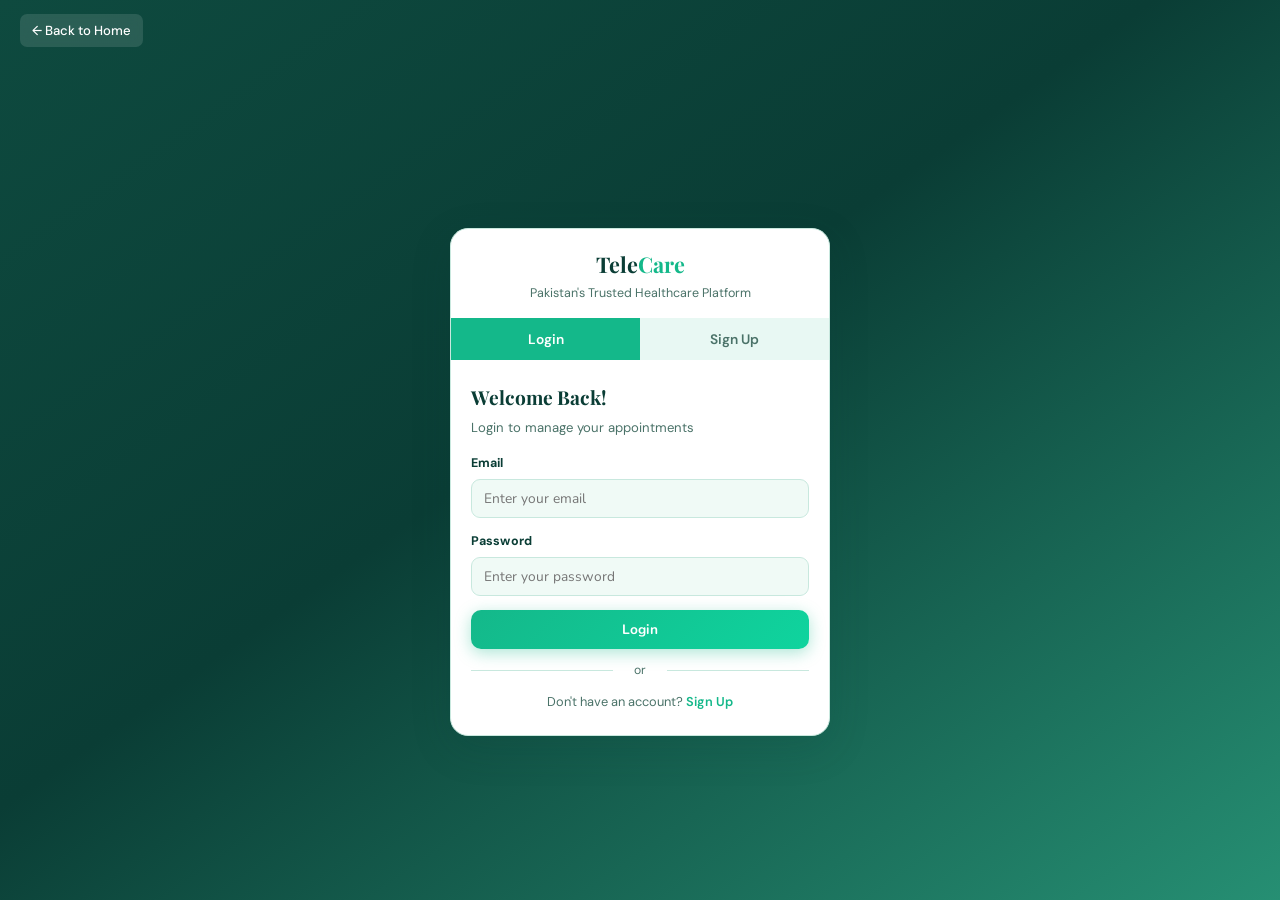
<file: login.html>
<!DOCTYPE html>
<html lang="en">
<head>
<meta charset="UTF-8">
<meta name="viewport" content="width=device-width, initial-scale=1.0">
<title>TeleCare — Login / Sign Up</title>
<link href="https://fonts.googleapis.com/css2?family=Playfair+Display:wght@600;700&family=DM+Sans:wght@400;500;600&display=swap" rel="stylesheet">
<link rel="stylesheet" href="style.css">
<style>
  body { background: linear-gradient(145deg, #0e4a3f 0%, var(--dark) 45%, #268f73 100%); min-height:100vh; font-family:'DM Sans',system-ui,sans-serif; }
  .auth-wrap { min-height:100vh; display:flex; align-items:center; justify-content:center; padding:calc(var(--nav-h, 52px) + 16px) clamp(12px,4%,24px) 24px; }
  .auth-card { background:var(--white); border-radius:var(--radius-lg); box-shadow:var(--shadow-lg); width:100%; max-width:380px; overflow:hidden; border:1px solid var(--border); }
  .auth-tabs { display:flex; }
  .auth-tab { flex:1; padding:12px; text-align:center; font-weight:600; font-size:0.86rem; cursor:pointer; border:none; background:var(--pale); color:var(--muted); font-family:inherit; transition:all 0.2s; }
  .auth-tab.on { background:var(--primary); color:white; }
  .auth-body { padding:22px 20px; }
  .auth-body h2 { font-family:'Playfair Display',serif; font-size:1.2rem; margin-bottom:4px; color:var(--dark); }
  .auth-body p  { color:var(--muted); font-size:0.82rem; margin-bottom:16px; }
  .tab-c { display:none; }
  .tab-c.on { display:block; }
  .divider { text-align:center; color:var(--muted); font-size:0.76rem; margin:12px 0; position:relative; }
  .divider::before,.divider::after { content:''; position:absolute; top:50%; width:42%; height:1px; background:var(--border); }
  .divider::before{left:0} .divider::after{right:0}
  .auth-foot { text-align:center; color:var(--muted); font-size:0.8rem; margin-top:12px; }
  .auth-foot a { color:var(--primary); font-weight:600; cursor:pointer; }
  .back-home { position:fixed; top:14px; left:clamp(12px,4%,20px); color:white; text-decoration:none; font-weight:500; font-size:0.82rem; background:rgba(255,255,255,0.12); padding:6px 12px; border-radius:7px; backdrop-filter:blur(6px); transition:background 0.2s; z-index:10; }
  .back-home:hover { background:rgba(255,255,255,0.22); }
  .auth-brand { text-align:center; padding:18px 20px 0; }
  .auth-brand .logo { font-family:'Playfair Display',serif; font-size:1.35rem; color:var(--dark); font-weight:700; }
  .auth-brand p { color:var(--muted); font-size:0.78rem; margin-top:2px; }
  @media (max-width: 400px) { .auth-card { max-width:100%; } }
</style>
</head>
<body>
<a class="back-home" href="index.html">← Back to Home</a>
<div class="auth-wrap">
  <div class="auth-card">
    <div class="auth-brand">
      <div class="logo">Tele<span style="color:var(--primary);">Care</span></div>
      <p>Pakistan's Trusted Healthcare Platform</p>
    </div>
    <div class="auth-tabs" style="margin-top:14px;">
      <button class="auth-tab on" onclick="sw('login',this)">Login</button>
      <button class="auth-tab" onclick="sw('signup',this)">Sign Up</button>
    </div>
    <div class="auth-body">

      <!-- LOGIN -->
      <div class="tab-c on" id="t-login">
        <h2>Welcome Back!</h2>
        <p>Login to manage your appointments</p>
        <div class="alert" id="lgAlert"></div>
        <div class="form-group"><label>Email</label><input type="email" id="lgEmail" placeholder="Enter your email"></div>
        <div class="form-group"><label>Password</label><input type="password" id="lgPass" placeholder="Enter your password"></div>
        <button class="btn btn-primary btn-full" onclick="doLogin()" id="lgBtn">Login</button>
        <div class="divider">or</div>
        <div class="auth-foot">Don't have an account? <a onclick="sw('signup',document.querySelectorAll('.auth-tab')[1])">Sign Up</a></div>
      </div>

      <!-- SIGNUP -->
      <div class="tab-c" id="t-signup">
        <h2>Create Account</h2>
        <p>Register to book your first appointment</p>
        <div class="alert" id="sgAlert"></div>
        <div class="form-group"><label>Full Name</label><input type="text" id="sgName" placeholder="Enter your full name"></div>
        <div class="form-group"><label>Email</label><input type="email" id="sgEmail" placeholder="Enter your email"></div>
        <div class="form-group"><label>Phone</label><input type="tel" id="sgPhone" placeholder="e.g. 0300-1234567"></div>
        <div class="form-group"><label>Password</label><input type="password" id="sgPass" placeholder="Min 6 characters"></div>
        <button class="btn btn-primary btn-full" onclick="doSignup()" id="sgBtn">Create Account</button>
        <div class="divider">or</div>
        <div class="auth-foot">Already have an account? <a onclick="sw('login',document.querySelectorAll('.auth-tab')[0])">Login</a></div>
      </div>

    </div>
  </div>
</div>

<script>
function sw(tab, el) {
  document.querySelectorAll('.auth-tab').forEach(t => t.classList.remove('on'));
  document.querySelectorAll('.tab-c').forEach(t => t.classList.remove('on'));
  el.classList.add('on');
  document.getElementById(`t-${tab}`).classList.add('on');
}

async function doLogin() {
  const al = document.getElementById('lgAlert');
  al.className = 'alert';
  const email = document.getElementById('lgEmail').value.trim();
  const pass  = document.getElementById('lgPass').value;
  if (!email||!pass) { al.className='alert err'; al.textContent='⚠️ Please fill all fields.'; return; }
  const btn = document.getElementById('lgBtn');
  btn.disabled=true; btn.innerHTML='<span class="spinner"></span> Logging in...';
  const fd = new FormData();
  fd.append('action','login'); fd.append('email',email); fd.append('password',pass);
  try {
    const res = await fetch('auth.php',{method:'POST',body:fd});
    const data = await res.json();
    if(data.success) { window.location.href='index.html'; }
    else { al.className='alert err'; al.textContent='❌ '+(data.message||'Invalid credentials.'); }
  } catch { al.className='alert err'; al.textContent='⚠️ Server se connect nahi ho saka.'; }
  btn.disabled=false; btn.innerHTML='Login';
}

async function doSignup() {
  const al = document.getElementById('sgAlert');
  al.className = 'alert';
  const name  = document.getElementById('sgName').value.trim();
  const email = document.getElementById('sgEmail').value.trim();
  const phone = document.getElementById('sgPhone').value.trim();
  const pass  = document.getElementById('sgPass').value;
  if(!name||!email||!phone||!pass){ al.className='alert err'; al.textContent='⚠️ Please fill all fields.'; return; }
  if(pass.length<6){ al.className='alert err'; al.textContent='⚠️ Password must be at least 6 characters.'; return; }
  const btn = document.getElementById('sgBtn');
  btn.disabled=true; btn.innerHTML='<span class="spinner"></span> Creating...';
  const fd = new FormData();
  fd.append('action','signup'); fd.append('name',name); fd.append('email',email); fd.append('phone',phone); fd.append('password',pass);
  try {
    const res = await fetch('auth.php',{method:'POST',body:fd});
    const data = await res.json();
    if(data.success){ al.className='alert ok'; al.textContent='✅ Account created! Please login.'; setTimeout(()=>sw('login',document.querySelectorAll('.auth-tab')[0]),1500); }
    else { al.className='alert err'; al.textContent='❌ '+(data.message||'Registration failed.'); }
  } catch { al.className='alert err'; al.textContent='⚠️ Server se connect nahi ho saka.'; }
  btn.disabled=false; btn.innerHTML='Create Account';
}
</script>
</body>
</html>
</file>
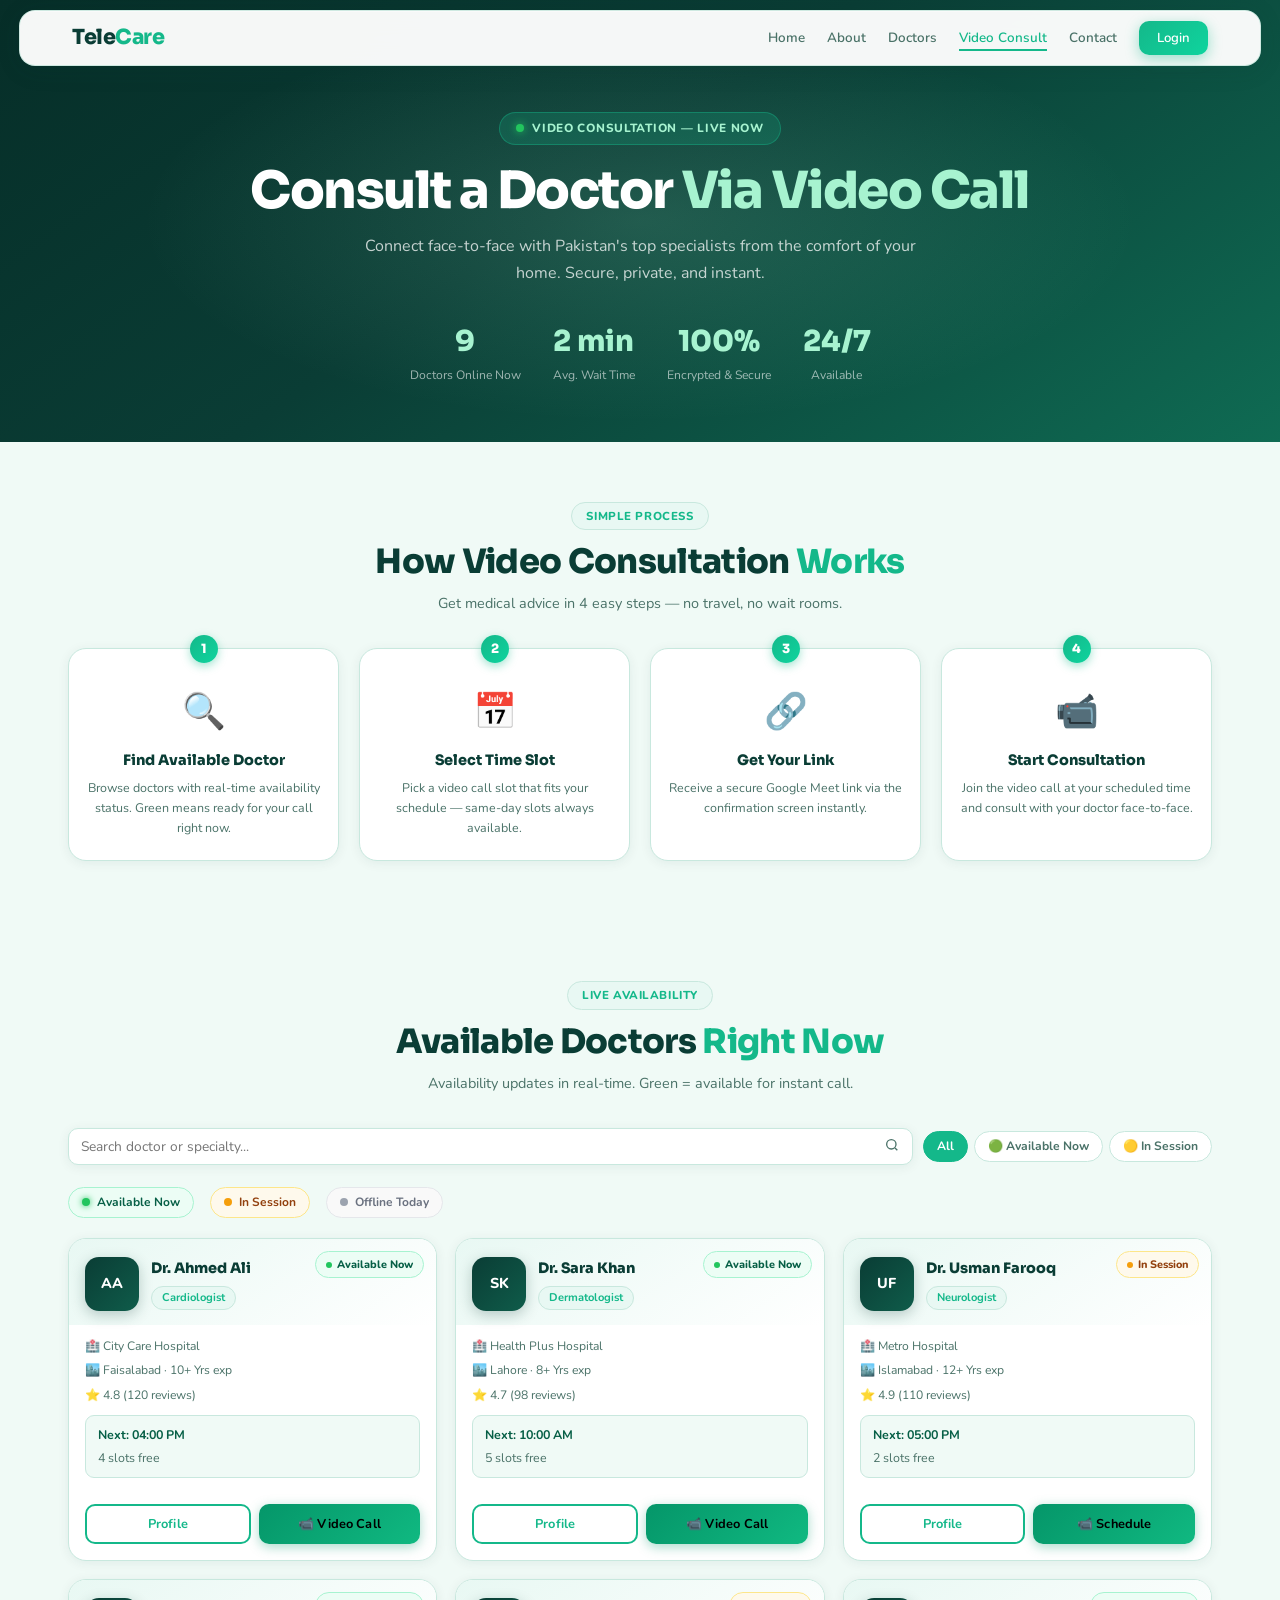
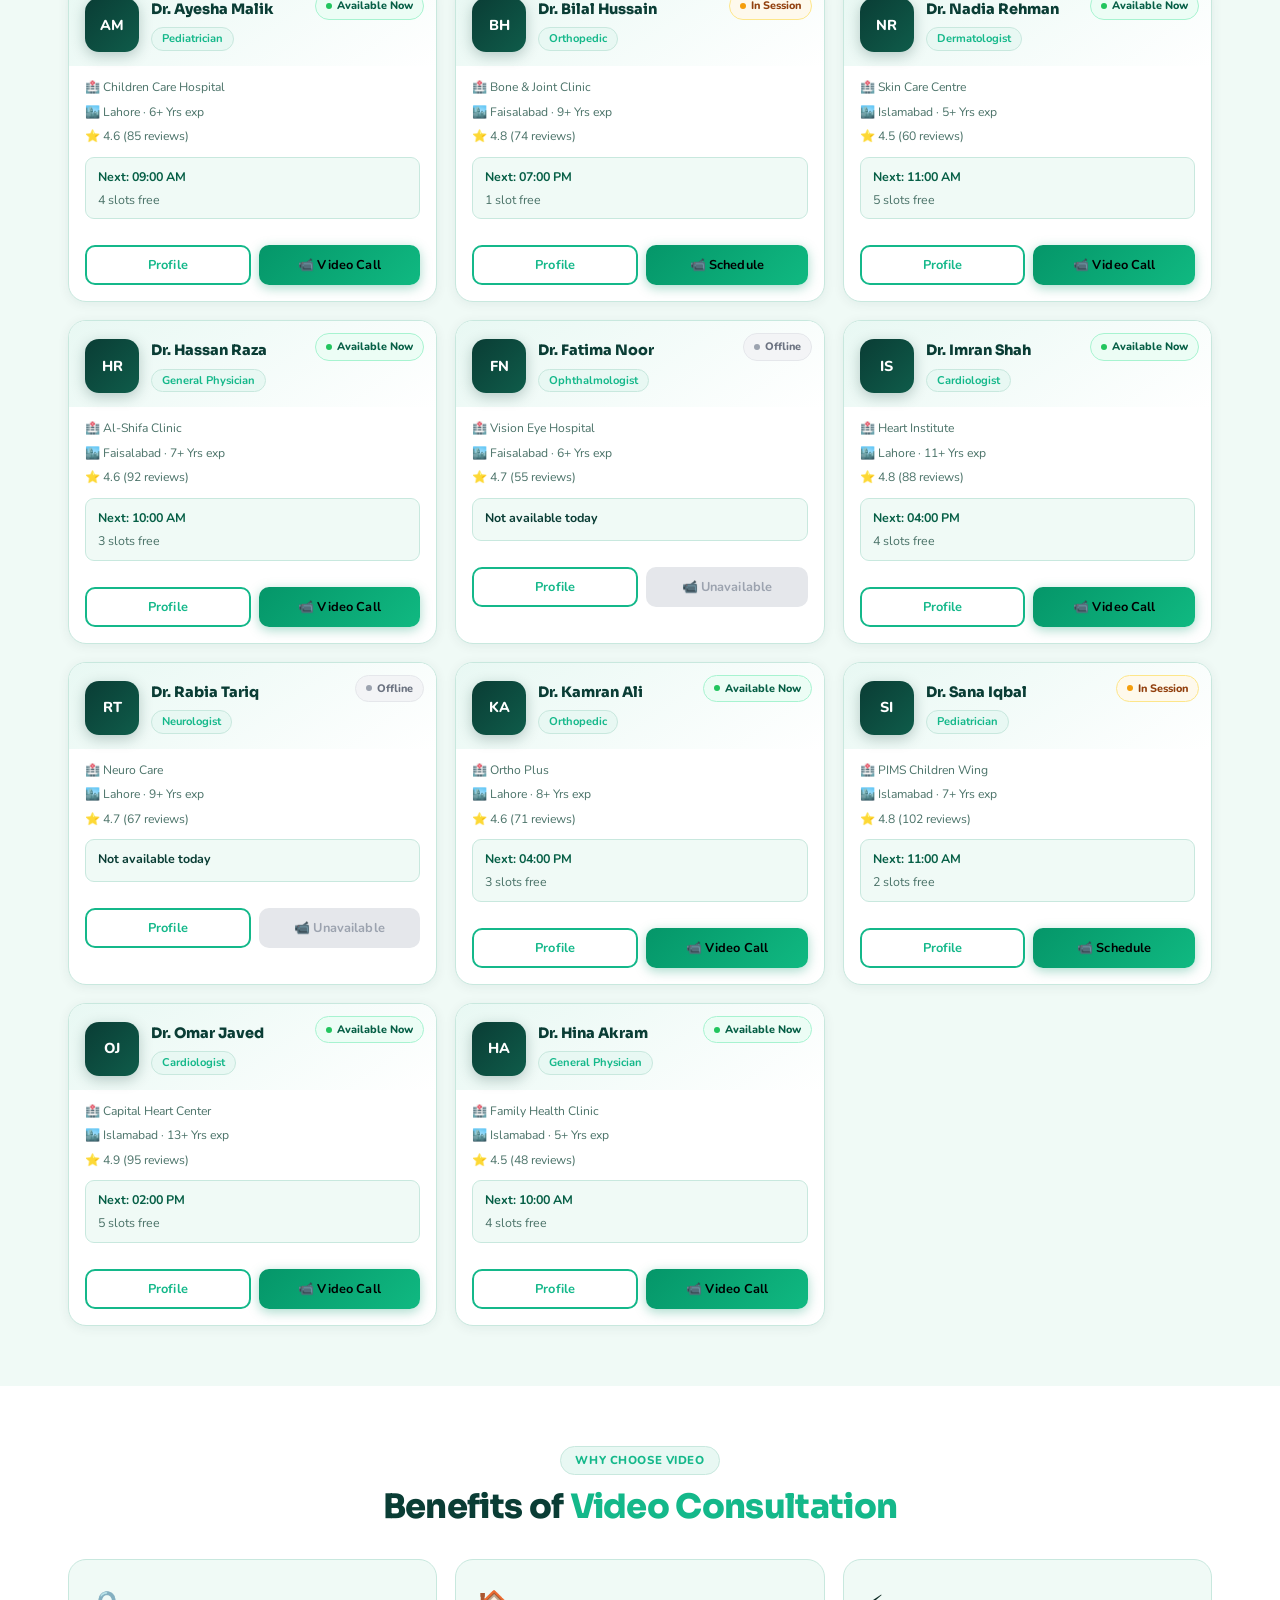
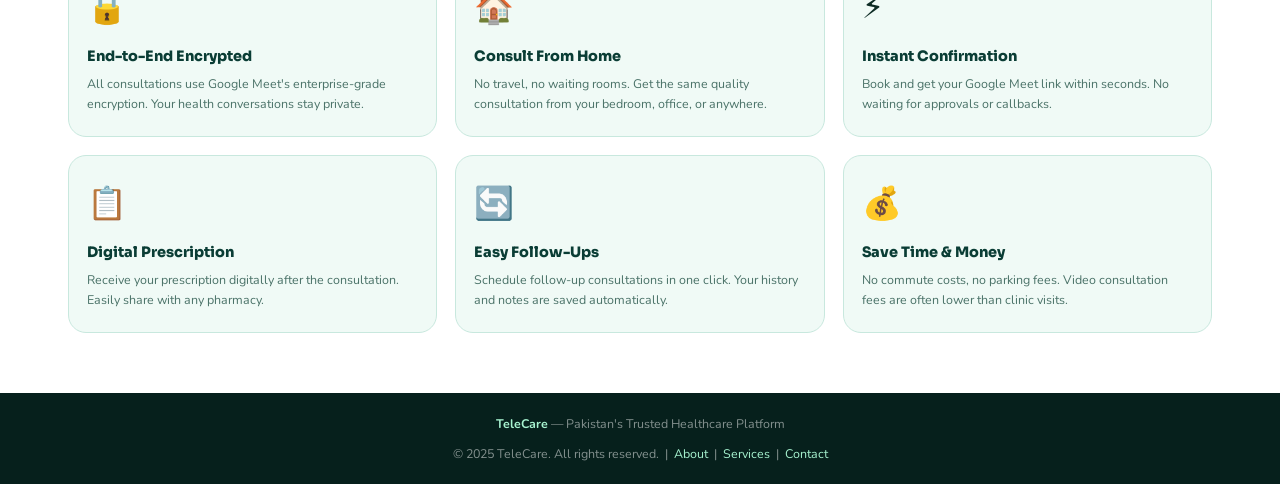
<file: video_consult.html>
<!DOCTYPE html>
<html lang="en">
<head>
<meta charset="UTF-8">
<meta name="viewport" content="width=device-width, initial-scale=1.0">
<title>TeleCare — Video Consultation</title>
<link href="https://fonts.googleapis.com/css2?family=Sora:wght@400;500;600;700;800&family=Nunito:wght@400;500;600;700&display=swap" rel="stylesheet">
<link rel="stylesheet" href="style.css">
<style>
/* ── VIDEO CONSULT PAGE STYLES ── */
.vc-hero {
  background: linear-gradient(145deg, #062e28 0%, #0a3d35 45%, #0f6b53 100%);
  padding: calc(var(--nav-h) + 40px) clamp(14px,4%,28px) 56px;
  text-align: center; position: relative; overflow: hidden;
}
.vc-hero::before {
  content:''; position:absolute; inset:0;
  background: radial-gradient(ellipse 60% 70% at 50% 50%, rgba(167,243,208,0.15), transparent 65%);
  pointer-events:none;
}
.vc-hero-badge {
  display: inline-flex; align-items: center; gap: 8px;
  background: rgba(20,184,138,0.2); border: 1px solid rgba(20,184,138,0.4);
  color: var(--light-green); padding: 6px 16px; border-radius: 999px;
  font-size: 0.74rem; font-weight: 800; margin-bottom: 18px;
  text-transform: uppercase; letter-spacing: 0.06em;
  position: relative;
}
.vc-live-dot {
  width: 8px; height: 8px; border-radius: 50%;
  background: #22c55e; box-shadow: 0 0 8px #22c55e;
  animation: pulse 1.5s infinite;
}
.vc-hero h1 {
  font-family: 'Sora', sans-serif; font-size: clamp(2rem,4.5vw,3.2rem);
  color: white; font-weight: 800; line-height: 1.1; margin-bottom: 14px;
  letter-spacing: -0.03em; position: relative;
}
.vc-hero h1 span { color: var(--light-green); }
.vc-hero p { color: rgba(255,255,255,0.75); font-size: 1rem; max-width: 560px; margin: 0 auto 32px; line-height: 1.65; position: relative; }
.vc-hero-stats {
  display: flex; justify-content: center; gap: 32px; flex-wrap: wrap;
  position: relative;
}
.vc-stat { text-align: center; }
.vc-stat .num { font-family:'Sora',sans-serif; font-size: 1.8rem; font-weight: 800; color: var(--light-green); }
.vc-stat .lbl { font-size: 0.76rem; color: rgba(255,255,255,0.6); margin-top: 2px; }

/* ── HOW IT WORKS ── */
.vc-how { background: var(--bg); }
.vc-steps-row {
  display: grid; grid-template-columns: repeat(4, 1fr); gap: 20px;
  margin-top: 32px;
}
.vc-step-card {
  background: white; border: 1.5px solid var(--border);
  border-radius: var(--radius-lg); padding: 22px 18px; text-align: center;
  position: relative; transition: all 0.3s;
  box-shadow: var(--shadow-sm);
}
.vc-step-card:hover { transform: translateY(-5px); box-shadow: var(--shadow-lg); border-color: var(--primary); }
.vc-step-num {
  position: absolute; top: -14px; left: 50%; transform: translateX(-50%);
  width: 28px; height: 28px; border-radius: 50%;
  background: linear-gradient(135deg, var(--primary), var(--accent));
  color: white; font-family: 'Sora', sans-serif; font-size: 0.8rem; font-weight: 800;
  display: flex; align-items: center; justify-content: center;
  box-shadow: 0 3px 10px rgba(20,184,138,0.4);
}
.vc-step-icon { font-size: 2.2rem; margin: 12px 0 10px; display: block; }
.vc-step-card h4 { font-family: 'Sora', sans-serif; font-size: 0.9rem; font-weight: 800; color: var(--dark); margin-bottom: 6px; }
.vc-step-card p { font-size: 0.78rem; color: var(--muted); line-height: 1.6; }

/* ── AVAILABILITY STATUS LEGEND ── */
.avail-legend {
  display: flex; gap: 16px; flex-wrap: wrap;
  margin-bottom: 20px; align-items: center;
}
.avail-pill {
  display: flex; align-items: center; gap: 7px;
  padding: 5px 13px; border-radius: 999px;
  font-size: 0.75rem; font-weight: 700;
  border: 1.5px solid;
}
.avail-pill.available { background: #ecfdf5; border-color: #a7f3d0; color: #065f46; }
.avail-pill.busy { background: #fef9ec; border-color: #fde68a; color: #92400e; }
.avail-pill.offline { background: #f9f9f9; border-color: #e5e7eb; color: #6b7280; }
.avail-dot { width: 8px; height: 8px; border-radius: 50%; }
.avail-dot.green { background: #22c55e; box-shadow: 0 0 6px #22c55e; }
.avail-dot.yellow { background: #f59e0b; }
.avail-dot.gray { background: #9ca3af; }

/* ── DOCTOR CARDS FOR VIDEO ── */
.vc-docs-grid {
  display: grid; grid-template-columns: repeat(3, 1fr); gap: 18px;
}

.vc-doc-card {
  background: white; border: 1.5px solid var(--border);
  border-radius: var(--radius-lg); overflow: hidden;
  box-shadow: var(--shadow-sm); transition: all 0.3s;
}
.vc-doc-card:hover { transform: translateY(-4px); box-shadow: var(--shadow-lg); border-color: var(--primary); }

.vc-doc-top {
  padding: 18px 16px 14px;
  background: linear-gradient(145deg, var(--pale), white);
  display: flex; align-items: flex-start; gap: 12px; position: relative;
}
.vc-avail-badge {
  position: absolute; top: 12px; right: 12px;
  display: flex; align-items: center; gap: 5px;
  padding: 4px 10px; border-radius: 999px; font-size: 0.68rem; font-weight: 800;
  border: 1.5px solid;
}
.vc-avail-badge.avail { background: #ecfdf5; border-color: #a7f3d0; color: #065f46; }
.vc-avail-badge.busy { background: #fef9ec; border-color: #fde68a; color: #92400e; }
.vc-avail-badge.offline { background: #f3f4f6; border-color: #e5e7eb; color: #6b7280; }
.vc-avail-badge .dot { width: 6px; height: 6px; border-radius: 50%; }
.vc-avail-badge.avail .dot { background: #22c55e; animation: pulse 1.5s infinite; }
.vc-avail-badge.busy .dot { background: #f59e0b; }
.vc-avail-badge.offline .dot { background: #9ca3af; }

.vc-doc-av {
  width: 54px; height: 54px; border-radius: 14px;
  background: linear-gradient(135deg, var(--dark), #0f5c4a);
  display: flex; align-items: center; justify-content: center;
  font-size: 0.9rem; font-weight: 800; color: white; flex-shrink: 0;
  box-shadow: 0 4px 14px rgba(10,61,53,0.25);
}
.vc-doc-info .doc-name { font-family: 'Sora', sans-serif; font-size: 0.9rem; font-weight: 800; color: var(--dark); }
.vc-doc-info .doc-spec { margin-top: 4px; }
.vc-doc-body { padding: 12px 16px; }
.vc-doc-meta { font-size: 0.76rem; color: var(--muted); display: flex; flex-direction: column; gap: 5px; margin-bottom: 10px; }
.vc-doc-meta span { display: flex; align-items: center; gap: 6px; }
.vc-next-slot {
  background: var(--bg); border: 1.5px solid var(--border);
  border-radius: 9px; padding: 9px 12px; font-size: 0.78rem;
  margin-bottom: 14px;
}
.vc-next-slot strong { color: var(--dark); font-weight: 700; display: block; margin-bottom: 3px; }
.vc-next-slot span { color: var(--muted); }
.vc-next-slot.available strong { color: #065f46; }
.vc-next-slot.busy strong { color: #92400e; }

.vc-card-btns { display: flex; gap: 8px; padding: 0 16px 16px; }
.vc-card-btns .btn { flex: 1; font-size: 0.8rem; padding: 9px 10px; }
.btn-video {
  background: linear-gradient(135deg, #059669, #10b981) !important;
  box-shadow: 0 3px 12px rgba(5,150,105,0.35) !important;
}
.btn-video:hover { box-shadow: 0 5px 18px rgba(5,150,105,0.5) !important; }
.btn-video:disabled { background: #e5e7eb !important; color: #9ca3af !important; box-shadow: none !important; cursor: not-allowed; }

/* ── VIDEO CALL MODAL ── */
.vc-modal-overlay {
  display: none; position: fixed; inset: 0;
  background: rgba(0,0,0,0.7); z-index: 99999;
  align-items: center; justify-content: center; padding: 16px;
  backdrop-filter: blur(6px);
}
.vc-modal-overlay.show { display: flex; }

.vc-modal {
  background: white; border-radius: 22px;
  padding: 0; max-width: 500px; width: 100%;
  box-shadow: 0 24px 80px rgba(0,0,0,0.35);
  animation: pop 0.3s cubic-bezier(0.34,1.56,0.64,1);
  overflow: hidden;
}
.vc-modal-head {
  background: linear-gradient(135deg, var(--dark), #0f5c4a);
  padding: 22px 22px 20px; display: flex; align-items: flex-start; gap: 14px;
  position: relative;
}
.vc-modal-close {
  position: absolute; top: 14px; right: 14px;
  width: 30px; height: 30px; border-radius: 50%;
  background: rgba(255,255,255,0.15); border: none; color: white;
  font-size: 1.3rem; cursor: pointer; display: flex; align-items: center; justify-content: center;
}
.vc-modal-close:hover { background: rgba(255,255,255,0.25); }
.vc-modal-doc-av {
  width: 56px; height: 56px; border-radius: 14px;
  background: rgba(255,255,255,0.15);
  display: flex; align-items: center; justify-content: center;
  font-size: 1rem; font-weight: 800; color: white; flex-shrink: 0;
  border: 2px solid rgba(255,255,255,0.25);
}
.vc-modal-head h3 { font-family: 'Sora', sans-serif; color: white; font-size: 1.1rem; font-weight: 800; margin-bottom: 4px; }
.vc-modal-head p { color: rgba(255,255,255,0.7); font-size: 0.82rem; }
.vc-modal-status {
  display: inline-flex; align-items: center; gap: 6px;
  background: rgba(255,255,255,0.12); padding: 4px 12px;
  border-radius: 999px; font-size: 0.72rem; font-weight: 700; color: white;
  margin-top: 8px; border: 1px solid rgba(255,255,255,0.2);
}

.vc-modal-body { padding: 22px; }
.vc-modal-body h4 { font-family: 'Sora', sans-serif; font-size: 0.9rem; font-weight: 800; color: var(--dark); margin-bottom: 14px; }
.vc-slots-grid { display: grid; grid-template-columns: repeat(3, 1fr); gap: 8px; margin-bottom: 18px; }
.vc-slot-btn {
  padding: 10px 6px; border-radius: 10px; text-align: center;
  font-size: 0.76rem; font-weight: 700; cursor: pointer;
  border: 1.5px solid var(--border); background: white;
  transition: all 0.2s; font-family: 'Nunito', sans-serif;
}
.vc-slot-btn:hover:not(.taken) { border-color: var(--primary); color: var(--primary); background: var(--pale); }
.vc-slot-btn.selected { background: var(--primary); border-color: var(--primary); color: white; box-shadow: 0 3px 10px rgba(20,184,138,0.35); }
.vc-slot-btn.taken { background: #f3f4f6; color: #9ca3af; cursor: not-allowed; text-decoration: line-through; }

.vc-confirm-btn {
  width: 100%; padding: 13px; border-radius: 12px;
  background: linear-gradient(135deg, var(--primary), var(--accent));
  color: white; border: none; font-size: 0.9rem; font-weight: 800;
  cursor: pointer; font-family: 'Nunito', sans-serif;
  box-shadow: 0 4px 16px rgba(20,184,138,0.4);
  transition: all 0.25s;
}
.vc-confirm-btn:hover { transform: translateY(-2px); box-shadow: 0 8px 24px rgba(20,184,138,0.5); }
.vc-confirm-btn:disabled { background: #e5e7eb; color: #9ca3af; box-shadow: none; cursor: not-allowed; transform: none; }

/* ── WAITING ROOM ── */
.vc-waiting {
  text-align: center; padding: 28px 22px;
}
.vc-waiting-anim {
  width: 80px; height: 80px; margin: 0 auto 18px;
  border-radius: 50%; border: 3px solid rgba(20,184,138,0.2);
  border-top-color: var(--primary);
  animation: spin 1.2s linear infinite;
  position: relative;
  display: flex; align-items: center; justify-content: center;
}
.vc-waiting-anim::after {
  content: '📹'; font-size: 1.6rem;
  animation: spin 1.2s linear infinite reverse;
}
.vc-waiting h3 { font-family: 'Sora', sans-serif; font-size: 1.1rem; font-weight: 800; color: var(--dark); margin-bottom: 8px; }
.vc-waiting p { font-size: 0.84rem; color: var(--muted); line-height: 1.65; }
.vc-est-time {
  display: inline-block; background: var(--pale); border: 1.5px solid var(--border);
  border-radius: 10px; padding: 10px 18px; margin: 14px 0;
  font-size: 0.84rem; font-weight: 700; color: var(--primary);
}
.vc-cancel-btn {
  background: none; border: 1.5px solid var(--border); border-radius: 10px;
  padding: 9px 22px; color: var(--muted); font-size: 0.84rem; font-weight: 700;
  cursor: pointer; font-family: 'Nunito', sans-serif; margin-top: 10px;
  transition: all 0.2s;
}
.vc-cancel-btn:hover { border-color: #ef4444; color: #ef4444; }

/* ── FEATURES GRID ── */
.vc-features { background: white; }
.vc-feat-grid {
  display: grid; grid-template-columns: repeat(3, 1fr); gap: 18px; margin-top: 32px;
}
.vc-feat-card {
  border: 1.5px solid var(--border); border-radius: var(--radius-lg); padding: 22px 18px;
  background: var(--bg); transition: all 0.3s;
}
.vc-feat-card:hover { background: white; border-color: var(--primary); box-shadow: var(--shadow-md); transform: translateY(-4px); }
.vc-feat-ico { font-size: 2rem; margin-bottom: 12px; }
.vc-feat-card h4 { font-family: 'Sora', sans-serif; font-size: 0.9rem; font-weight: 800; color: var(--dark); margin-bottom: 6px; }
.vc-feat-card p { font-size: 0.78rem; color: var(--muted); line-height: 1.6; }

/* ── FILTER BAR ── */
.vc-filter-bar {
  display: flex; gap: 10px; flex-wrap: wrap; align-items: center;
  margin-bottom: 22px;
}
.vc-filter-bar .search-box { flex: 1; min-width: 180px; }

/* RESPONSIVE */
@media (max-width: 900px) {
  .vc-docs-grid { grid-template-columns: repeat(2, 1fr); }
  .vc-steps-row { grid-template-columns: repeat(2, 1fr); }
  .vc-feat-grid { grid-template-columns: repeat(2, 1fr); }
}
@media (max-width: 600px) {
  .vc-docs-grid { grid-template-columns: 1fr; }
  .vc-steps-row { grid-template-columns: 1fr; }
  .vc-feat-grid { grid-template-columns: 1fr; }
  .vc-hero h1 { font-size: 1.8rem; }
  .vc-slots-grid { grid-template-columns: repeat(2, 1fr); }
  .vc-hero-stats { gap: 18px; }
  .vc-stat .num { font-size: 1.4rem; }
}
</style>
</head>
<body>

<!-- NAVBAR -->
<header class="nav-wrap">
  <nav class="navbar">
    <a class="nav-logo" href="index.html">Tele<span>Care</span></a>
    <ul class="nav-links">
      <li><a href="index.html">Home</a></li>
      <li><a href="index.html#about">About</a></li>
      <li><a href="index.html#doctors">Doctors</a></li>
      <li><a href="video_consult.html" class="active">Video Consult</a></li>
      <li><a href="index.html#contact">Contact</a></li>
      <li><a href="login.html" class="btn-nav">Login</a></li>
    </ul>
    <button class="hamburger" onclick="toggleMenu()" id="menuBtn"><span></span><span></span><span></span></button>
  </nav>
</header>
<div class="mobile-nav" id="mobileNav">
  <a href="index.html" onclick="closeMob()">Home</a>
  <a href="index.html#about" onclick="closeMob()">About</a>
  <a href="index.html#doctors" onclick="closeMob()">Doctors</a>
  <a href="video_consult.html" onclick="closeMob()">Video Consult</a>
  <a href="index.html#contact" onclick="closeMob()">Contact</a>
  <a href="login.html">Login</a>
</div>

<!-- HERO -->
<section class="vc-hero">
  <div class="vc-hero-badge">
    <span class="vc-live-dot"></span>
    Video Consultation — Live Now
  </div>
  <h1>Consult a Doctor <span>Via Video Call</span></h1>
  <p>Connect face-to-face with Pakistan's top specialists from the comfort of your home. Secure, private, and instant.</p>
  <div class="vc-hero-stats">
    <div class="vc-stat"><div class="num" id="heroOnlineCount">—</div><div class="lbl">Doctors Online Now</div></div>
    <div class="vc-stat"><div class="num">2 min</div><div class="lbl">Avg. Wait Time</div></div>
    <div class="vc-stat"><div class="num">100%</div><div class="lbl">Encrypted & Secure</div></div>
    <div class="vc-stat"><div class="num">24/7</div><div class="lbl">Available</div></div>
  </div>
</section>

<!-- HOW IT WORKS -->
<section class="vc-how">
  <div class="section-wrap">
    <div class="text-center">
      <div class="section-tag">Simple Process</div>
      <h2 class="section-title">How Video Consultation <span>Works</span></h2>
      <p class="section-sub">Get medical advice in 4 easy steps — no travel, no wait rooms.</p>
    </div>
    <div class="vc-steps-row">
      <div class="vc-step-card">
        <div class="vc-step-num">1</div>
        <span class="vc-step-icon">🔍</span>
        <h4>Find Available Doctor</h4>
        <p>Browse doctors with real-time availability status. Green means ready for your call right now.</p>
      </div>
      <div class="vc-step-card">
        <div class="vc-step-num">2</div>
        <span class="vc-step-icon">📅</span>
        <h4>Select Time Slot</h4>
        <p>Pick a video call slot that fits your schedule — same-day slots always available.</p>
      </div>
      <div class="vc-step-card">
        <div class="vc-step-num">3</div>
        <span class="vc-step-icon">🔗</span>
        <h4>Get Your Link</h4>
        <p>Receive a secure Google Meet link via the confirmation screen instantly.</p>
      </div>
      <div class="vc-step-card">
        <div class="vc-step-num">4</div>
        <span class="vc-step-icon">📹</span>
        <h4>Start Consultation</h4>
        <p>Join the video call at your scheduled time and consult with your doctor face-to-face.</p>
      </div>
    </div>
  </div>
</section>

<!-- DOCTORS LIST -->
<section style="background: var(--bg);">
  <div class="section-wrap">
    <div class="text-center" style="margin-bottom:28px;">
      <div class="section-tag">Live Availability</div>
      <h2 class="section-title">Available Doctors <span>Right Now</span></h2>
      <p class="section-sub">Availability updates in real-time. Green = available for instant call.</p>
    </div>

    <!-- Filter Bar -->
    <div class="vc-filter-bar">
      <div class="search-box">
        <input type="text" id="vcSearch" placeholder="Search doctor or specialty..." oninput="filterVCDocs()">
        <button><svg viewBox="0 0 24 24" width="16" height="16"><circle cx="11" cy="11" r="7" fill="none" stroke="currentColor" stroke-width="2"/><line x1="20" y1="20" x2="16.5" y2="16.5" stroke="currentColor" stroke-width="2"/></svg></button>
      </div>
      <div class="filter-chips">
        <span class="f-chip on" data-filter="all" onclick="setVCFilter('all',this)">All</span>
        <span class="f-chip" data-filter="available" onclick="setVCFilter('available',this)">🟢 Available Now</span>
        <span class="f-chip" data-filter="busy" onclick="setVCFilter('busy',this)">🟡 In Session</span>
      </div>
    </div>

    <!-- Legend -->
    <div class="avail-legend">
      <div class="avail-pill available"><span class="avail-dot green"></span> Available Now</div>
      <div class="avail-pill busy"><span class="avail-dot yellow"></span> In Session</div>
      <div class="avail-pill offline"><span class="avail-dot gray"></span> Offline Today</div>
    </div>

    <div class="vc-docs-grid" id="vcDocsGrid"></div>
  </div>
</section>

<!-- FEATURES -->
<section class="vc-features">
  <div class="section-wrap">
    <div class="text-center">
      <div class="section-tag">Why Choose Video</div>
      <h2 class="section-title">Benefits of <span>Video Consultation</span></h2>
    </div>
    <div class="vc-feat-grid">
      <div class="vc-feat-card">
        <div class="vc-feat-ico">🔒</div>
        <h4>End-to-End Encrypted</h4>
        <p>All consultations use Google Meet's enterprise-grade encryption. Your health conversations stay private.</p>
      </div>
      <div class="vc-feat-card">
        <div class="vc-feat-ico">🏠</div>
        <h4>Consult From Home</h4>
        <p>No travel, no waiting rooms. Get the same quality consultation from your bedroom, office, or anywhere.</p>
      </div>
      <div class="vc-feat-card">
        <div class="vc-feat-ico">⚡</div>
        <h4>Instant Confirmation</h4>
        <p>Book and get your Google Meet link within seconds. No waiting for approvals or callbacks.</p>
      </div>
      <div class="vc-feat-card">
        <div class="vc-feat-ico">📋</div>
        <h4>Digital Prescription</h4>
        <p>Receive your prescription digitally after the consultation. Easily share with any pharmacy.</p>
      </div>
      <div class="vc-feat-card">
        <div class="vc-feat-ico">🔄</div>
        <h4>Easy Follow-Ups</h4>
        <p>Schedule follow-up consultations in one click. Your history and notes are saved automatically.</p>
      </div>
      <div class="vc-feat-card">
        <div class="vc-feat-ico">💰</div>
        <h4>Save Time & Money</h4>
        <p>No commute costs, no parking fees. Video consultation fees are often lower than clinic visits.</p>
      </div>
    </div>
  </div>
</section>

<!-- FOOTER -->
<footer>
  <p style="margin-bottom:8px;"><strong style="color:var(--light-green);">TeleCare</strong> — Pakistan's Trusted Healthcare Platform</p>
  <p>© 2025 TeleCare. All rights reserved. &nbsp;|&nbsp;
    <a href="index.html#about">About</a> &nbsp;|&nbsp;
    <a href="index.html#services">Services</a> &nbsp;|&nbsp;
    <a href="index.html#contact">Contact</a>
  </p>
</footer>

<!-- VIDEO BOOKING MODAL -->
<div class="vc-modal-overlay" id="vcModalOv" onclick="if(event.target===this)closeVCModal()">
  <div class="vc-modal" id="vcModal">

    <!-- STATE: SLOTS -->
    <div id="vcStateSlots">
      <div class="vc-modal-head">
        <button class="vc-modal-close" onclick="closeVCModal()">×</button>
        <div class="vc-modal-doc-av" id="vm-av">DR</div>
        <div>
          <h3 id="vm-name">Dr. Ahmed Ali</h3>
          <p id="vm-spec">Cardiologist · City Care Hospital</p>
          <div class="vc-modal-status" id="vm-status">
            <span class="avail-dot green" style="width:6px;height:6px;border-radius:50%;"></span>
            Available Now
          </div>
        </div>
      </div>
      <div class="vc-modal-body">
        <h4>Select a Video Call Time Slot</h4>
        <div class="vc-slots-grid" id="vmSlotsGrid"></div>
        <div class="form-group">
          <label>Your Name *</label>
          <input type="text" id="vmName" placeholder="Enter your full name">
        </div>
        <div class="form-group">
          <label>Email (for Meet link) *</label>
          <input type="email" id="vmEmail" placeholder="Enter your email">
        </div>
        <div class="form-group">
          <label>Brief Concern</label>
          <input type="text" id="vmConcern" placeholder="e.g. chest pain, skin rash...">
        </div>
        <div class="alert" id="vmAlert"></div>
        <button class="vc-confirm-btn" id="vmConfirmBtn" onclick="confirmVideoCall()">
          📹 Book Video Consultation
        </button>
      </div>
    </div>

    <!-- STATE: WAITING -->
    <div id="vcStateWaiting" style="display:none;">
      <div class="vc-modal-body">
        <div class="vc-waiting">
          <div class="vc-waiting-anim"></div>
          <h3>Booking Your Consultation</h3>
          <p>Connecting you with <strong id="wt-doc">Dr. Ahmed Ali</strong>...</p>
          <div class="vc-est-time" id="wt-slot">Slot: 04:00 PM</div>
          <p style="font-size:0.8rem;">Generating your secure Google Meet link...</p>
        </div>
      </div>
    </div>

    <!-- STATE: CONFIRMED -->
    <div id="vcStateConfirm" style="display:none;">
      <div class="vc-modal-body" style="text-align:center; padding:28px 22px;">
        <div style="width:62px;height:62px;border-radius:18px;background:linear-gradient(135deg,#059669,#10b981);display:flex;align-items:center;justify-content:center;margin:0 auto 16px;box-shadow:0 6px 20px rgba(5,150,105,0.4);">
          <svg width="30" height="30" viewBox="0 0 24 24" fill="none" stroke="white" stroke-width="2.5"><polyline points="20 6 9 17 4 12"/></svg>
        </div>
        <h3 style="font-family:'Sora',sans-serif;font-size:1.3rem;font-weight:800;color:var(--dark);margin-bottom:8px;">Consultation Booked!</h3>
        <p style="color:var(--muted);font-size:0.86rem;margin-bottom:16px;">Your video call has been scheduled successfully.</p>
        <div class="modal-det-box">
          <div id="vcConfirmDetails"></div>
        </div>
        <div style="background:#ecfdf5;border:1.5px solid #a7f3d0;border-radius:12px;padding:14px;margin:14px 0;text-align:left;">
          <strong style="font-family:'Sora',sans-serif;font-size:0.82rem;color:#065f46;display:block;margin-bottom:8px;">📹 Your Google Meet Link</strong>
          <a id="vcMeetLink" href="#" target="_blank"
             style="display:inline-block;background:#0d9488;color:white;padding:10px 18px;border-radius:9px;font-weight:800;font-size:0.84rem;text-decoration:none;width:100%;text-align:center;box-shadow:0 3px 10px rgba(13,148,136,0.35);">
            🎥 Join Video Call
          </a>
          <p style="font-size:0.72rem;color:#6b7280;margin-top:8px;">This link will be active at your scheduled time. Share with doctor if needed.</p>
        </div>
        <button onclick="closeVCModal()" class="vc-confirm-btn" style="margin-top:6px;">Done</button>
      </div>
    </div>

  </div>
</div>

<script>
/* ── DOCTORS DATA (same as main page, + video availability) ── */
const VC_DOCS = [
  { id:1,  name:"Dr. Ahmed Ali",    spec:"Cardiologist",      hosp:"City Care Hospital",     city:"Faisalabad", exp:"10+ Yrs", fee:"Rs. 800",  rate:4.8, rev:120, avail:"available", about:"Heart diseases, preventive care, ECG.", slots:["04:00 PM","05:00 PM","06:00 PM","07:00 PM","08:00 PM"], takenSlots:["06:00 PM"] },
  { id:2,  name:"Dr. Sara Khan",    spec:"Dermatologist",     hosp:"Health Plus Hospital",   city:"Lahore",     exp:"8+ Yrs",  fee:"Rs. 1,000",rate:4.7, rev:98,  avail:"available", about:"Skin diseases, acne, cosmetic, laser.", slots:["10:00 AM","11:00 AM","12:00 PM","02:00 PM","03:00 PM"], takenSlots:[] },
  { id:3,  name:"Dr. Usman Farooq", spec:"Neurologist",       hosp:"Metro Hospital",         city:"Islamabad",  exp:"12+ Yrs", fee:"Rs. 1,200",rate:4.9, rev:110, avail:"busy",      about:"Epilepsy, stroke, neurodegenerative.", slots:["03:00 PM","04:00 PM","05:00 PM","06:00 PM"], takenSlots:["03:00 PM","04:00 PM"] },
  { id:4,  name:"Dr. Ayesha Malik", spec:"Pediatrician",      hosp:"Children Care Hospital", city:"Lahore",     exp:"6+ Yrs",  fee:"Rs. 700",  rate:4.6, rev:85,  avail:"available", about:"Child health, vaccinations, growth.", slots:["09:00 AM","10:00 AM","11:00 AM","01:00 PM","02:00 PM"], takenSlots:["10:00 AM"] },
  { id:5,  name:"Dr. Bilal Hussain",spec:"Orthopedic",        hosp:"Bone & Joint Clinic",    city:"Faisalabad", exp:"9+ Yrs",  fee:"Rs. 900",  rate:4.8, rev:74,  avail:"busy",      about:"Fractures, joints, sports injuries.", slots:["04:00 PM","05:00 PM","06:00 PM","07:00 PM"], takenSlots:["04:00 PM","05:00 PM","06:00 PM"] },
  { id:6,  name:"Dr. Nadia Rehman", spec:"Dermatologist",     hosp:"Skin Care Centre",       city:"Islamabad",  exp:"5+ Yrs",  fee:"Rs. 800",  rate:4.5, rev:60,  avail:"available", about:"Acne, allergies, cosmetic procedures.", slots:["11:00 AM","12:00 PM","01:00 PM","02:00 PM","03:00 PM"], takenSlots:[] },
  { id:7,  name:"Dr. Hassan Raza",  spec:"General Physician", hosp:"Al-Shifa Clinic",        city:"Faisalabad", exp:"7+ Yrs",  fee:"Rs. 600",  rate:4.6, rev:92,  avail:"available", about:"Fever, flu, diabetes, BP management.", slots:["09:00 AM","10:00 AM","11:00 AM","01:00 PM"], takenSlots:["09:00 AM"] },
  { id:8,  name:"Dr. Fatima Noor",  spec:"Ophthalmologist",   hosp:"Vision Eye Hospital",    city:"Faisalabad", exp:"6+ Yrs",  fee:"Rs. 750",  rate:4.7, rev:55,  avail:"offline",   about:"Eye problems, cataract, retinal care.", slots:[], takenSlots:[] },
  { id:9,  name:"Dr. Imran Shah",   spec:"Cardiologist",      hosp:"Heart Institute",        city:"Lahore",     exp:"11+ Yrs", fee:"Rs. 1,100",rate:4.8, rev:88,  avail:"available", about:"Preventive heart care, hypertension.", slots:["03:00 PM","04:00 PM","05:00 PM","06:00 PM","07:00 PM"], takenSlots:["03:00 PM"] },
  { id:10, name:"Dr. Rabia Tariq",  spec:"Neurologist",       hosp:"Neuro Care",             city:"Lahore",     exp:"9+ Yrs",  fee:"Rs. 1,000",rate:4.7, rev:67,  avail:"offline",   about:"Headaches, seizures, nerve disorders.", slots:[], takenSlots:[] },
  { id:11, name:"Dr. Kamran Ali",   spec:"Orthopedic",        hosp:"Ortho Plus",             city:"Lahore",     exp:"8+ Yrs",  fee:"Rs. 950",  rate:4.6, rev:71,  avail:"available", about:"Knee, back pain, fracture, rehab.", slots:["04:00 PM","05:00 PM","06:00 PM","07:00 PM"], takenSlots:["05:00 PM"] },
  { id:12, name:"Dr. Sana Iqbal",   spec:"Pediatrician",      hosp:"PIMS Children Wing",     city:"Islamabad",  exp:"7+ Yrs",  fee:"Rs. 850",  rate:4.8, rev:102, avail:"busy",      about:"Infants, vaccinations, child emergencies.", slots:["09:00 AM","10:00 AM","11:00 AM","02:00 PM"], takenSlots:["09:00 AM","10:00 AM"] },
  { id:13, name:"Dr. Omar Javed",   spec:"Cardiologist",      hosp:"Capital Heart Center",   city:"Islamabad",  exp:"13+ Yrs", fee:"Rs. 1,300",rate:4.9, rev:95,  avail:"available", about:"Complex heart conditions, follow-up.", slots:["02:00 PM","03:00 PM","04:00 PM","05:00 PM","06:00 PM"], takenSlots:[] },
  { id:14, name:"Dr. Hina Akram",   spec:"General Physician", hosp:"Family Health Clinic",   city:"Islamabad",  exp:"5+ Yrs",  fee:"Rs. 650",  rate:4.5, rev:48,  avail:"available", about:"General illness, health screenings.", slots:["10:00 AM","11:00 AM","12:00 PM","01:00 PM","02:00 PM"], takenSlots:["12:00 PM"] },
];

let vcFilter = 'all';
let vcSearchQ = '';
let currentVCDoc = null;
let selectedVCSlot = '';

function initials(name) {
  const p = name.replace(/^Dr\.\s*/i,'').trim().split(/\s+/);
  return (p[0]?.[0]||'') + (p[1]?.[0]||'');
}

function availLabel(a) {
  if(a==='available') return {cls:'avail', text:'Available Now', dotCls:'green'};
  if(a==='busy') return {cls:'busy', text:'In Session', dotCls:'yellow'};
  return {cls:'offline', text:'Offline', dotCls:'gray'};
}

function nextSlotText(doc) {
  const free = doc.slots.filter(s => !doc.takenSlots.includes(s));
  if(doc.avail==='offline') return {cls:'offline', text:'Not available today', sub:''};
  if(free.length===0) return {cls:'busy', text:'No free slots today', sub:''};
  return {cls:'available', text:'Next: ' + free[0], sub:`${free.length} slot${free.length>1?'s':''} free`};
}

function renderVCDocs() {
  const grid = document.getElementById('vcDocsGrid');
  let docs = VC_DOCS.filter(d => {
    const q = vcSearchQ.toLowerCase();
    const matchQ = !q || d.name.toLowerCase().includes(q) || d.spec.toLowerCase().includes(q) || d.city.toLowerCase().includes(q);
    const matchF = vcFilter==='all' || d.avail===vcFilter;
    return matchQ && matchF;
  });

  // count online
  const onlineCount = VC_DOCS.filter(d=>d.avail==='available').length;
  document.getElementById('heroOnlineCount').textContent = onlineCount;

  if(!docs.length) {
    grid.innerHTML = '<p style="grid-column:1/-1;text-align:center;color:var(--muted);padding:40px;font-size:0.9rem;">No doctors found matching your filter.</p>';
    return;
  }

  grid.innerHTML = docs.map(doc => {
    const al = availLabel(doc.avail);
    const ns = nextSlotText(doc);
    const free = doc.slots.filter(s=>!doc.takenSlots.includes(s));
    const canCall = doc.avail !== 'offline';
    return `
      <div class="vc-doc-card">
        <div class="vc-doc-top">
          <div class="vc-avail-badge ${al.cls}">
            <span class="dot"></span> ${al.text}
          </div>
          <div class="vc-doc-av">${initials(doc.name)}</div>
          <div class="vc-doc-info">
            <div class="doc-name">${doc.name}</div>
            <div class="doc-spec">${doc.spec}</div>
          </div>
        </div>
        <div class="vc-doc-body">
          <div class="vc-doc-meta">
            <span>🏥 ${doc.hosp}</span>
            <span>🏙️ ${doc.city} · ${doc.exp} exp</span>
            <span>⭐ ${doc.rate} (${doc.rev} reviews)</span>
          </div>
          <div class="vc-next-slot ${ns.cls}">
            <strong>${ns.text}</strong>
            ${ns.sub ? `<span>${ns.sub}</span>` : ''}
          </div>
        </div>
        <div class="vc-card-btns">
          <button class="btn btn-outline btn-sm" onclick="showDocProfile(${doc.id})">Profile</button>
          <button class="btn btn-video btn-sm" ${canCall?'':'disabled'}
            onclick="${canCall?`openVCModal(${doc.id})`:''}">
            📹 ${doc.avail==='available'?'Video Call':doc.avail==='busy'?'Schedule':'Unavailable'}
          </button>
        </div>
      </div>`;
  }).join('');
}

function setVCFilter(f, el) {
  vcFilter = f;
  document.querySelectorAll('.vc-filter-bar .f-chip').forEach(c=>c.classList.remove('on'));
  el.classList.add('on');
  renderVCDocs();
}
function filterVCDocs() {
  vcSearchQ = document.getElementById('vcSearch').value;
  renderVCDocs();
}

function openVCModal(docId) {
  currentVCDoc = VC_DOCS.find(d=>d.id===docId);
  if(!currentVCDoc) return;
  selectedVCSlot = '';
  // Reset states
  document.getElementById('vcStateSlots').style.display='block';
  document.getElementById('vcStateWaiting').style.display='none';
  document.getElementById('vcStateConfirm').style.display='none';
  // Fill header
  document.getElementById('vm-av').textContent = initials(currentVCDoc.name);
  document.getElementById('vm-name').textContent = currentVCDoc.name;
  document.getElementById('vm-spec').textContent = currentVCDoc.spec + ' · ' + currentVCDoc.hosp;
  // Availability status
  const al = availLabel(currentVCDoc.avail);
  const statusEl = document.getElementById('vm-status');
  statusEl.innerHTML = `<span class="avail-dot ${al.dotCls}" style="width:7px;height:7px;border-radius:50%;background:${al.dotCls==='green'?'#22c55e':al.dotCls==='yellow'?'#f59e0b':'#9ca3af'};${al.dotCls==='green'?'animation:pulse 1.5s infinite;':''}"></span> ${al.text}`;
  // Fill slots
  renderVCSlots();
  // Clear form
  document.getElementById('vmName').value = '';
  document.getElementById('vmEmail').value = '';
  document.getElementById('vmConcern').value = '';
  document.getElementById('vmAlert').className = 'alert';
  document.getElementById('vcModalOv').classList.add('show');
}

function renderVCSlots() {
  const grid = document.getElementById('vmSlotsGrid');
  if(!currentVCDoc.slots.length) {
    grid.innerHTML = '<p style="grid-column:1/-1;color:var(--muted);font-size:0.82rem;">No slots available today.</p>';
    return;
  }
  grid.innerHTML = currentVCDoc.slots.map(s => {
    const taken = currentVCDoc.takenSlots.includes(s);
    const sel = s===selectedVCSlot;
    return `<button class="vc-slot-btn ${taken?'taken':''} ${sel&&!taken?'selected':''}" onclick="selectVCSlot('${s}',this)" ${taken?'disabled':''}>${s}${taken?'<br><span style="font-size:0.6rem;opacity:0.7">Booked</span>':''}</button>`;
  }).join('');
}

function selectVCSlot(slot, el) {
  if(el.classList.contains('taken')) return;
  selectedVCSlot = slot;
  document.querySelectorAll('.vc-slot-btn').forEach(b=>b.classList.remove('selected'));
  el.classList.add('selected');
}

function confirmVideoCall() {
  const al = document.getElementById('vmAlert');
  al.className = 'alert';
  const name = document.getElementById('vmName').value.trim();
  const email = document.getElementById('vmEmail').value.trim();
  const concern = document.getElementById('vmConcern').value.trim();
  if(!name) { al.className='alert err'; al.textContent='⚠️ Please enter your name.'; return; }
  if(!email || !/^[^\s@]+@[^\s@]+\.[^\s@]+$/.test(email)) { al.className='alert err'; al.textContent='⚠️ Please enter a valid email.'; return; }
  if(!selectedVCSlot) { al.className='alert err'; al.textContent='⚠️ Please select a time slot.'; return; }

  // Show waiting
  document.getElementById('vcStateSlots').style.display='none';
  document.getElementById('vcStateWaiting').style.display='block';
  document.getElementById('wt-doc').textContent = currentVCDoc.name;
  document.getElementById('wt-slot').textContent = 'Slot: ' + selectedVCSlot;

  // Simulate async booking (real app: call video_consult_backend.php)
  setTimeout(() => {
    // Generate Google Meet-style link
    const meetId = 'tlc-' + Math.random().toString(36).substring(2,6) + '-' + Math.random().toString(36).substring(2,6);
    const meetUrl = `https://meet.google.com/${meetId}`;
    // Show confirmation
    document.getElementById('vcStateWaiting').style.display='none';
    document.getElementById('vcStateConfirm').style.display='block';
    document.getElementById('vcMeetLink').href = meetUrl;
    document.getElementById('vcMeetLink').textContent = '🎥 Join Video Call — ' + meetUrl.replace('https://','');
    document.getElementById('vcConfirmDetails').innerHTML =
      `<div style="font-size:0.82rem;line-height:2;">
        <b>👨‍⚕️ Doctor:</b> ${currentVCDoc.name}<br>
        <b>🩺 Specialty:</b> ${currentVCDoc.spec}<br>
        <b>🏥 Hospital:</b> ${currentVCDoc.hosp}<br>
        <b>⏰ Time:</b> ${selectedVCSlot} Today<br>
        <b>👤 Patient:</b> ${name}<br>
        <b>💰 Fee:</b> ${currentVCDoc.fee}<br>
        <b>📍 City:</b> ${currentVCDoc.city}
      </div>`;
    // Mark slot as taken
    if(!currentVCDoc.takenSlots.includes(selectedVCSlot))
      currentVCDoc.takenSlots.push(selectedVCSlot);
    renderVCDocs();
  }, 2200);
}

function closeVCModal() {
  document.getElementById('vcModalOv').classList.remove('show');
}

function showDocProfile(id) {
  const d = VC_DOCS.find(x=>x.id===id);
  if(!d) return;
  alert(`${d.name}\n${d.spec} | ${d.hosp} | ${d.city}\nExperience: ${d.exp} | Fee: ${d.fee}\nRating: ${d.rate}⭐ (${d.rev} reviews)\n\n${d.about}`);
}

// Navbar
function toggleMenu() {
  const nav = document.getElementById('mobileNav');
  const open = nav.classList.toggle('show');
  document.getElementById('menuBtn').setAttribute('aria-expanded', open ? 'true' : 'false');
}
function closeMob() { document.getElementById('mobileNav').classList.remove('show'); }

// Init
renderVCDocs();
</script>
</body>
</html>
</file>
<file: style.css>
/* ================================================
   TeleCare — Advanced Glassmorphism UI v2.0
   Fonts: Sora (display) + Nunito (body)
   Colors: Deep Teal #0a3d35 | Emerald #14b88a | Mint #a7f3d0
   ================================================ */

@import url('https://fonts.googleapis.com/css2?family=Sora:wght@400;500;600;700;800&family=Nunito:wght@400;500;600;700&display=swap');

:root {
  --dark:        #0a3d35;
  --primary:     #14b88a;
  --accent:      #0fd49e;
  --light-green: #a7f3d0;
  --pale:        #e8f8f3;
  --white:       #ffffff;
  --bg:          #f0faf6;
  --text:        #0d2b24;
  --muted:       #4a7268;
  --border:      #c8e8de;
  --shadow-sm:   0 2px 12px rgba(10,61,53,0.07);
  --shadow-md:   0 6px 24px rgba(10,61,53,0.12);
  --shadow-lg:   0 12px 40px rgba(10,61,53,0.16);
  --shadow-xl:   0 20px 60px rgba(10,61,53,0.22);
  --radius:      12px;
  --radius-lg:   18px;
  --radius-xl:   24px;
  --nav-h:       72px;
  --nav-bar-h:   56px;
  --container:   1200px;
  --nav-gutter:  clamp(10px, 1.5vw, 20px);
  --space-section: 60px;
  --glass-bg:    rgba(255,255,255,0.18);
  --glass-border: rgba(255,255,255,0.32);
  --nav-shadow:  0 4px 24px rgba(10,61,53,0.12), 0 1px 0 rgba(255,255,255,0.4) inset;
}

* { box-sizing: border-box; margin: 0; padding: 0; scroll-behavior: smooth; }

body {
  font-family: 'Nunito', system-ui, sans-serif;
  background: var(--bg);
  color: var(--text);
  font-size: 0.9rem;
  line-height: 1.6;
  -webkit-font-smoothing: antialiased;
}

img { max-width: 100%; height: auto; }

::-webkit-scrollbar { width: 5px; }
::-webkit-scrollbar-track { background: var(--pale); }
::-webkit-scrollbar-thumb { background: var(--primary); border-radius: 10px; }

/* ════ NAVBAR ════ */
.nav-wrap {
  position: fixed; top: 0; left: 0; right: 0;
  z-index: 1000;
  padding: 10px var(--nav-gutter) 0;
  pointer-events: none;
}

.navbar {
  pointer-events: auto;
  width: 100%; max-width: none; margin: 0 auto;
  background: rgba(255,255,255,0.96);
  backdrop-filter: blur(20px);
  -webkit-backdrop-filter: blur(20px);
  border: 1px solid rgba(200,232,222,0.85);
  border-radius: 16px;
  padding: 0 clamp(20px, 4.5vw, 52px);
  display: flex; align-items: center; justify-content: space-between;
  height: var(--nav-bar-h);
  box-shadow: var(--nav-shadow);
}

.nav-logo {
  font-family: 'Sora', sans-serif;
  font-size: 1.3rem; font-weight: 800;
  color: var(--dark); text-decoration: none;
  letter-spacing: -0.5px;
}
.nav-logo span { color: var(--primary); }

.nav-links { display: flex; align-items: center; gap: 22px; list-style: none; }
.nav-links a {
  color: var(--muted); font-weight: 600; font-size: 0.84rem;
  text-decoration: none; padding-bottom: 2px;
  border-bottom: 2px solid transparent;
  transition: color 0.2s, border-color 0.2s;
  font-family: 'Nunito', sans-serif;
}
.nav-links a:hover, .nav-links a.active { color: var(--primary); border-bottom-color: var(--primary); }

.btn-nav {
  background: linear-gradient(135deg, var(--primary), var(--accent)) !important;
  color: white !important; padding: 8px 18px !important;
  border-radius: 10px; border-bottom: none !important;
  font-weight: 700; font-size: 0.82rem !important;
  box-shadow: 0 4px 14px rgba(20,184,138,0.4);
}
.btn-nav:hover { transform: translateY(-1px); box-shadow: 0 6px 20px rgba(20,184,138,0.5) !important; }

.hamburger { display: none; flex-direction: column; gap: 4px; cursor: pointer; background: none; border: none; padding: 6px; }
.hamburger span { display: block; width: 22px; height: 2px; background: var(--text); border-radius: 2px; transition: all 0.3s; }

.mobile-nav, .mob-nav {
  display: none; flex-direction: column;
  background: rgba(255,255,255,0.97);
  backdrop-filter: blur(20px);
  border: 1px solid var(--border);
  border-radius: 0 0 16px 16px;
  padding: 8px clamp(14px,3%,22px);
  position: fixed;
  top: calc(10px + var(--nav-bar-h));
  left: var(--nav-gutter); right: var(--nav-gutter);
  z-index: 999;
  box-shadow: var(--shadow-lg);
}
.mobile-nav.show, .mob-nav.show { display: flex; }
.mobile-nav a, .mob-nav a {
  color: var(--text); padding: 11px 0;
  border-bottom: 1px solid var(--border);
  font-weight: 600; font-size: 0.88rem; text-decoration: none;
}
.mobile-nav a:last-child, .mob-nav a:last-child { border-bottom: none; }
.mobile-nav a:hover, .mob-nav a:hover { color: var(--primary); }

section { scroll-margin-top: var(--nav-h); }

/* ════ BUTTONS ════ */
.btn {
  display: inline-flex; align-items: center; justify-content: center;
  gap: 7px; padding: 10px 22px;
  border-radius: 10px; font-weight: 700; font-size: 0.86rem;
  cursor: pointer; border: none; font-family: 'Nunito', sans-serif;
  transition: all 0.25s; text-decoration: none; letter-spacing: 0.01em;
}
.btn-primary {
  background: linear-gradient(135deg, var(--primary), var(--accent));
  color: white;
  box-shadow: 0 4px 16px rgba(20,184,138,0.35);
}
.btn-primary:hover { transform: translateY(-2px); box-shadow: 0 8px 24px rgba(20,184,138,0.5); }
.btn-outline { background: transparent; color: var(--primary); border: 2px solid var(--primary); }
.btn-outline:hover { background: var(--primary); color: white; }
.btn-white { background: white; color: var(--dark); }
.btn-white:hover { background: var(--pale); }
.btn-ghost { background: rgba(255,255,255,0.15); color: white; border: 1.5px solid rgba(255,255,255,0.4); }
.btn-ghost:hover { background: rgba(255,255,255,0.25); }
.btn-full { width: 100%; }
.btn-sm { padding: 7px 14px; font-size: 0.78rem; }

/* ════ HERO ════ */
#home {
  background: linear-gradient(145deg, #062e28 0%, #0a3d35 40%, #0f6b53 100%);
  min-height: calc(100svh - var(--nav-h));
  height: calc(100svh - var(--nav-h));
  margin-top: var(--nav-h);
  display: flex; align-items: stretch;
  position: relative; overflow: hidden;
}
#home::before {
  content: '';
  position: absolute; inset: 0;
  background:
    radial-gradient(ellipse 60% 70% at 10% 20%, rgba(167,243,208,0.18) 0%, transparent 55%),
    radial-gradient(ellipse 50% 60% at 90% 80%, rgba(20,184,138,0.12) 0%, transparent 50%);
  pointer-events: none;
}
#home::after {
  content: '';
  position: absolute; inset: 0;
  background-image: url("data:image/svg+xml,%3Csvg width='60' height='60' viewBox='0 0 60 60' xmlns='http://www.w3.org/2000/svg'%3E%3Cg fill='none' fill-rule='evenodd'%3E%3Cg fill='%23a7f3d0' fill-opacity='0.04'%3E%3Cpath d='M36 34v-4h-2v4h-4v2h4v4h2v-4h4v-2h-4zm0-30V0h-2v4h-4v2h4v4h2V6h4V4h-4zM6 34v-4H4v4H0v2h4v4h2v-4h4v-2H6zM6 4V0H4v4H0v2h4v4h2V6h4V4H6z'/%3E%3C/g%3E%3C/g%3E%3C/svg%3E");
  pointer-events: none; opacity: 0.5;
}

.hero-screen, .hero-grid {
  max-width: var(--container); margin: 0 auto;
  padding: clamp(14px,2.5vh,28px) clamp(14px,4%,28px);
  display: grid;
  grid-template-columns: 1fr minmax(240px,320px);
  gap: clamp(20px,4vw,40px);
  align-items: center;
  position: relative; z-index: 1;
  width: 100%; height: 100%; min-height: 0;
}

.hero-content, .hero-left {
  display: flex; flex-direction: column; justify-content: center;
  min-height: 0; padding: 4px 0;
}

.hero-title, .hero-left h1 {
  font-family: 'Sora', sans-serif;
  font-size: clamp(1.9rem, 4vw, 2.8rem);
  color: white; line-height: 1.1; margin-bottom: 10px; font-weight: 800;
  letter-spacing: -0.03em;
}
.hero-title em, .hero-left h1 em { color: var(--light-green); font-style: normal; }

.hero-tag {
  display: inline-flex; align-items: center; gap: 7px;
  background: rgba(255,255,255,0.12);
  color: rgba(255,255,255,0.95);
  padding: 5px 14px; border-radius: 999px;
  font-size: 0.74rem; font-weight: 700; margin-bottom: 14px;
  border: 1px solid rgba(255,255,255,0.22);
  backdrop-filter: blur(8px);
}
.hero-tag span:first-child {
  width: 7px; height: 7px;
  background: var(--light-green); border-radius: 50%;
  animation: pulse 2s infinite; box-shadow: 0 0 8px var(--light-green);
}
@keyframes pulse { 0%,100% { opacity:1; transform:scale(1); } 50% { opacity:0.6; transform:scale(0.8); } }

.hero-sub {
  color: rgba(255,255,255,0.78); font-size: 0.88rem;
  margin-bottom: 18px; line-height: 1.6; max-width: 440px;
}

/* Glass cards */
.hero-glass-card {
  background: rgba(255,255,255,0.13);
  backdrop-filter: blur(18px);
  -webkit-backdrop-filter: blur(18px);
  border: 1px solid rgba(255,255,255,0.26);
  border-radius: var(--radius);
  box-shadow: 0 4px 24px rgba(0,0,0,0.1), 0 1px 0 rgba(255,255,255,0.15) inset;
}
.hero-search-card { padding: 12px 14px; margin-bottom: 12px; }
.hero-search-label { display:block; color:rgba(255,255,255,0.8); font-size:0.72rem; font-weight:700; margin-bottom:7px; letter-spacing:0.05em; text-transform:uppercase; }
.hero-search-row { display:flex; align-items:center; gap:8px; }
.search-ico { color:rgba(255,255,255,0.6); flex-shrink:0; }
.hero-search-row input {
  flex:1; background:transparent; border:none; outline:none;
  color:white; font-size:0.88rem; font-family:'Nunito',sans-serif;
  font-weight:500; padding:4px 0;
}
.hero-search-row input::placeholder { color:rgba(255,255,255,0.45); }
.hero-search-btn {
  background: linear-gradient(135deg, var(--primary), var(--accent));
  color:white; border:none; border-radius:8px;
  padding:7px 16px; font-size:0.8rem; font-weight:700;
  cursor:pointer; font-family:'Nunito',sans-serif;
  transition:all 0.2s; box-shadow:0 3px 12px rgba(20,184,138,0.4);
}
.hero-search-btn:hover { transform:translateY(-1px); box-shadow:0 5px 18px rgba(20,184,138,0.5); }

/* Hero booking card */
.hero-booking-card { padding: 14px 14px 12px; }
.hero-booking-head { display:flex; align-items:flex-start; gap:10px; margin-bottom:12px; }
.booking-ico { font-size:1.3rem; }
.hero-booking-head strong { display:block; color:white; font-weight:700; font-size:0.88rem; margin-bottom:1px; }
.hero-booking-head span { color:rgba(255,255,255,0.6); font-size:0.72rem; }
.hb-form-group { margin-bottom: 10px; }
.hb-form-group label { color:rgba(255,255,255,0.78); font-size:0.76rem; font-weight:700; }
.hero-city-select {
  width:100%; padding:8px 10px; border-radius:8px;
  background:rgba(255,255,255,0.15); border:1px solid rgba(255,255,255,0.25);
  color:white; font-size:0.84rem; font-family:'Nunito',sans-serif; outline:none;
}
.hero-city-select option { background:#0a3d35; color:white; }
.btn-book-sm, .btn-full-hb {
  background: linear-gradient(135deg, var(--primary), var(--accent));
  color:white; border:none; border-radius:8px;
  padding:9px 14px; font-size:0.82rem; font-weight:700;
  cursor:pointer; font-family:'Nunito',sans-serif; width:100%;
  transition:all 0.2s; box-shadow:0 3px 12px rgba(20,184,138,0.35);
}
.btn-book-sm:hover { transform:translateY(-1px); box-shadow:0 5px 18px rgba(20,184,138,0.5); }
/* .hb-step { } */
.hb-hidden { display:none; }
.hb-back { background:none; border:none; color:rgba(255,255,255,0.7); font-size:0.78rem; cursor:pointer; font-family:'Nunito',sans-serif; margin-bottom:8px; padding:0; }
.hb-back:hover { color:white; }
.hb-step-title { color:white; font-weight:700; font-size:0.86rem; margin-bottom:9px; }
.hb-doctor-list { display:flex; flex-direction:column; gap:6px; max-height:160px; overflow-y:auto; }
.hb-doc-btn {
  display:flex; align-items:center; gap:8px;
  background:rgba(255,255,255,0.12); border:1px solid rgba(255,255,255,0.2);
  border-radius:9px; padding:8px 10px; cursor:pointer;
  transition:all 0.2s; text-align:left; width:100%;
  font-family:'Nunito',sans-serif;
}
.hb-doc-btn:hover { background:rgba(255,255,255,0.22); border-color:rgba(255,255,255,0.4); }
.hb-doc-av { width:30px; height:30px; border-radius:50%; background:rgba(167,243,208,0.25); display:flex; align-items:center; justify-content:center; font-size:0.7rem; font-weight:800; color:var(--light-green); flex-shrink:0; }
.hb-doc-n { color:white; font-size:0.8rem; font-weight:700; }
.hb-doc-s { color:rgba(255,255,255,0.6); font-size:0.7rem; }
.field-error { color:#fca5a5; font-size:0.73rem; }

/* Hero chat panel */
.hero-chat-panel {
  display:flex; align-items:center; justify-content:flex-end;
  height:100%; min-height:0; max-height:100%;
  padding: 8px 0;
}

.chatbot-card {
  background: rgba(255,255,255,0.12);
  backdrop-filter: blur(20px);
  -webkit-backdrop-filter: blur(20px);
  border: 1px solid rgba(255,255,255,0.22);
  border-radius: var(--radius-lg);
  box-shadow: 0 8px 32px rgba(0,0,0,0.15), 0 1px 0 rgba(255,255,255,0.12) inset;
  overflow: hidden;
}

.hero-chatbot {
  width: 100%; max-width: 300px;
  display: flex; flex-direction: column;
  height: min(480px, calc(100svh - var(--nav-h) - 40px));
  max-height: 480px;
}

.chatbot-head {
  display:flex; align-items:center; gap:10px;
  padding:14px 14px 12px;
  border-bottom:1px solid rgba(255,255,255,0.15);
  background:rgba(255,255,255,0.08);
}
.bot-icon {
  width:36px; height:36px; border-radius:10px;
  background: linear-gradient(135deg, var(--primary), var(--accent));
  display:flex; align-items:center; justify-content:center;
  font-size:0.72rem; font-weight:800; color:white;
  box-shadow:0 3px 10px rgba(20,184,138,0.4);
}
.chatbot-head h3 { color:white; font-size:0.84rem; font-weight:700; margin-bottom:1px; font-family:'Sora',sans-serif; }
.chatbot-head p { color:rgba(255,255,255,0.6); font-size:0.7rem; }

.chat-box {
  flex:1; overflow-y:auto; padding:12px;
  display:flex; flex-direction:column; gap:8px; min-height:0;
}
.chat-box::-webkit-scrollbar { width:3px; }
.chat-box::-webkit-scrollbar-thumb { background:rgba(255,255,255,0.2); }

.chat-msg {
  max-width:90%; padding:9px 12px; border-radius:12px;
  font-size:0.78rem; line-height:1.55; font-family:'Nunito',sans-serif; font-weight:500;
  animation: fadeUp 0.3s ease;
}
@keyframes fadeUp { from { opacity:0; transform:translateY(6px); } to { opacity:1; transform:none; } }
.chat-msg.bot {
  background:rgba(255,255,255,0.18); color:white;
  border-bottom-left-radius:4px; align-self:flex-start;
  border:1px solid rgba(255,255,255,0.15);
}
.chat-msg.user {
  background: linear-gradient(135deg, var(--primary), var(--accent));
  color:white; border-bottom-right-radius:4px; align-self:flex-end;
  box-shadow:0 2px 8px rgba(20,184,138,0.3);
}
.chat-msg.emergency {
  background:rgba(239,68,68,0.25); border:1px solid rgba(239,68,68,0.4);
  color:white;
}

.typing {
  display:flex; gap:4px; align-items:center; padding:9px 12px;
  background:rgba(255,255,255,0.15); border-radius:12px;
  border-bottom-left-radius:4px; align-self:flex-start; width:50px;
  border:1px solid rgba(255,255,255,0.12);
}
.typing span {
  width:5px; height:5px; border-radius:50%; background:rgba(255,255,255,0.7);
  animation: blink 1.2s infinite;
}
.typing span:nth-child(2) { animation-delay:.2s; }
.typing span:nth-child(3) { animation-delay:.4s; }
@keyframes blink { 0%,80%,100% { opacity:0.3; transform:scale(0.8); } 40% { opacity:1; transform:scale(1.1); } }

.chat-input-row {
  display:flex; align-items:center; gap:8px;
  padding:10px 12px;
  border-top:1px solid rgba(255,255,255,0.15);
  background:rgba(0,0,0,0.1);
}
.chat-input {
  flex:1; background:rgba(255,255,255,0.12);
  border:1px solid rgba(255,255,255,0.2);
  border-radius:8px; padding:7px 10px;
  color:white; font-size:0.78rem; outline:none;
  font-family:'Nunito',sans-serif; font-weight:500;
}
.chat-input::placeholder { color:rgba(255,255,255,0.4); }
.chat-send {
  width:32px; height:32px; border-radius:8px;
  background: linear-gradient(135deg, var(--primary), var(--accent));
  border:none; cursor:pointer;
  display:flex; align-items:center; justify-content:center;
  flex-shrink:0; transition:all 0.2s;
  box-shadow:0 2px 8px rgba(20,184,138,0.35);
}
.chat-send:hover { transform:translateY(-1px); box-shadow:0 4px 14px rgba(20,184,138,0.5); }
.chat-send svg { width:14px; height:14px; stroke:white; fill:none; stroke-width:2.5; }

.quick-chips { display:flex; gap:6px; flex-wrap:wrap; padding:8px 12px; }
.chip {
  background:rgba(255,255,255,0.12); border:1px solid rgba(255,255,255,0.2);
  color:rgba(255,255,255,0.85); padding:4px 10px; border-radius:999px;
  font-size:0.7rem; font-weight:600; cursor:pointer;
  transition:all 0.2s; font-family:'Nunito',sans-serif;
}
.chip:hover { background:rgba(255,255,255,0.22); border-color:rgba(255,255,255,0.4); }

/* ════ FEATURES BAR ════ */
.features-bar {
  background:var(--white);
  border-top:1px solid var(--border);
  border-bottom:1px solid var(--border);
  padding:0;
}
.features-inner, .feat-inner {
  max-width:var(--container); margin:0 auto;
  display:grid; grid-template-columns:repeat(4,1fr);
}
.feat-item {
  display:flex; align-items:flex-start; gap:12px;
  padding:20px clamp(12px,3%,24px);
  border-right:1px solid var(--border);
}
.feat-item:last-child { border-right:none; }
.feat-icon { font-size:1.6rem; flex-shrink:0; }
.feat-item h4 { font-family:'Sora',sans-serif; font-size:0.84rem; font-weight:700; color:var(--dark); margin-bottom:3px; }
.feat-item p { color:var(--muted); font-size:0.76rem; line-height:1.5; }

/* ════ SECTIONS ════ */
.section-wrap {
  max-width:var(--container); margin:0 auto;
  padding:var(--space-section) clamp(14px,4%,28px);
}

.section-tag {
  display:inline-block; background:var(--pale); color:var(--primary);
  padding:4px 14px; border-radius:999px;
  font-size:0.72rem; font-weight:800; margin-bottom:12px;
  border:1px solid var(--border); letter-spacing:0.05em; text-transform:uppercase;
}
.section-title {
  font-family:'Sora',sans-serif; font-size:clamp(1.5rem,3.5vw,2.1rem);
  color:var(--dark); font-weight:800; line-height:1.2; margin-bottom:10px;
  letter-spacing:-0.02em;
}
.section-title span { color:var(--primary); }
.section-sub { color:var(--muted); font-size:0.9rem; max-width:540px; line-height:1.65; margin-bottom:32px; }
.text-center { text-align:center; }
.text-center .section-sub { margin-left:auto; margin-right:auto; }

/* ════ ABOUT ════ */
#about { background:var(--bg); }
.about-grid { display:grid; grid-template-columns:1fr 1fr; gap:clamp(24px,5vw,52px); align-items:center; }
.about-visual {
  background: linear-gradient(145deg, var(--dark), #0f5c4a);
  border-radius:var(--radius-xl); padding:32px;
  text-align:center; color:white;
  box-shadow:var(--shadow-xl);
  position:relative; overflow:hidden;
}
.about-visual::before {
  content:''; position:absolute; inset:0;
  background:radial-gradient(ellipse 70% 60% at 20% 10%, rgba(167,243,208,0.15), transparent);
}
.about-big-icon { font-size:3rem; display:block; margin-bottom:14px; position:relative; }
.about-visual h3 { font-family:'Sora',sans-serif; font-size:1.15rem; font-weight:800; margin-bottom:10px; position:relative; }
.about-visual p { font-size:0.84rem; opacity:0.8; line-height:1.65; position:relative; }
.about-stats { display:grid; grid-template-columns:1fr 1fr; gap:12px; margin-top:20px; position:relative; }
.about-stat { background:rgba(255,255,255,0.1); border-radius:12px; padding:12px; border:1px solid rgba(255,255,255,0.15); }
.about-stat .n { font-family:'Sora',sans-serif; font-size:1.3rem; font-weight:800; color:var(--light-green); }
.about-stat .l { font-size:0.72rem; opacity:0.75; margin-top:2px; }
.about-points { display:flex; flex-direction:column; gap:14px; margin-top:20px; }
.about-point { display:flex; align-items:flex-start; gap:12px; }
.point-icon { width:34px; height:34px; border-radius:10px; background:var(--pale); display:flex; align-items:center; justify-content:center; font-size:1rem; flex-shrink:0; }
.about-point h4 { font-family:'Sora',sans-serif; font-size:0.88rem; font-weight:700; color:var(--dark); margin-bottom:2px; }
.about-point p { font-size:0.8rem; color:var(--muted); line-height:1.55; }

/* ════ SERVICES ════ */
#services { background:var(--white); }
.services-grid, .svc-grid {
  display:grid; grid-template-columns:repeat(4,1fr); gap:14px;
}
.service-card, .svc-card {
  background:var(--bg);
  border:1.5px solid var(--border);
  border-radius:var(--radius-lg); padding:20px 16px;
  text-align:center; cursor:pointer;
  transition:all 0.3s;
}
.service-card:hover, .svc-card:hover {
  background:white; border-color:var(--primary);
  transform:translateY(-4px); box-shadow:var(--shadow-md);
}
.svc-icon { font-size:1.8rem; display:block; margin-bottom:10px; }
.service-card h4, .svc-card h4 { font-family:'Sora',sans-serif; font-size:0.88rem; font-weight:700; color:var(--dark); margin-bottom:5px; }
.service-card p, .svc-card p { color:var(--muted); font-size:0.76rem; line-height:1.5; }

/* ════ DOCTORS SECTION ════ */
#doctors { background:var(--bg); }
.doctor-search-row, .doc-search-row { display:flex; flex-wrap:wrap; gap:10px; align-items:flex-start; margin-bottom:22px; }
.search-box {
  display:flex; align-items:center;
  background:white; border:1.5px solid var(--border);
  border-radius:10px; padding:8px 12px; gap:8px;
  flex:1; min-width:200px;
  box-shadow:var(--shadow-sm);
  transition:border-color 0.2s;
}
.search-box:focus-within { border-color:var(--primary); box-shadow:0 0 0 3px rgba(20,184,138,0.1); }
.search-box input { border:none; outline:none; font-size:0.86rem; flex:1; color:var(--text); background:transparent; font-family:'Nunito',sans-serif; }
.search-box button { background:none; border:none; cursor:pointer; color:var(--muted); }
.search-box button svg { width:16px; height:16px; fill:none; stroke:currentColor; stroke-width:2; }

.filter-chips, .fchips { display:flex; flex-wrap:wrap; gap:6px; }
.f-chip {
  background:white; border:1.5px solid var(--border);
  color:var(--muted); padding:5px 13px; border-radius:999px;
  font-size:0.76rem; font-weight:700; cursor:pointer;
  transition:all 0.2s; font-family:'Nunito',sans-serif;
}
.f-chip:hover { border-color:var(--primary); color:var(--primary); }
.f-chip.on { background:var(--primary); border-color:var(--primary); color:white; }

.symptom-banner {
  background: linear-gradient(135deg, rgba(20,184,138,0.1), rgba(15,212,158,0.07));
  border:1.5px solid rgba(20,184,138,0.3);
  border-radius:var(--radius); padding:12px 16px; margin-bottom:18px;
}
.symptom-banner-inner { display:flex; align-items:center; gap:10px; }
.symptom-banner-ico { width:28px; height:28px; background:var(--primary); border-radius:7px; display:flex; align-items:center; justify-content:center; color:white; font-size:0.8rem; flex-shrink:0; }
.symptom-banner-inner strong { font-size:0.86rem; color:var(--dark); font-weight:700; }
.symptom-banner-inner p { font-size:0.78rem; color:var(--muted); margin-top:1px; }
.symptom-banner-clear { margin-left:auto; background:none; border:1px solid var(--border); color:var(--muted); font-size:0.74rem; cursor:pointer; padding:4px 10px; border-radius:7px; font-family:'Nunito',sans-serif; font-weight:600; }

.doctors-grid, .docs-grid {
  display:grid; grid-template-columns:repeat(3,1fr); gap:16px;
}

.doc-card {
  background:white;
  border:1.5px solid var(--border);
  border-radius:var(--radius-lg); overflow:hidden;
  transition:all 0.3s; cursor:default;
  box-shadow:var(--shadow-sm);
}
.doc-card:hover { transform:translateY(-5px); box-shadow:var(--shadow-lg); border-color:var(--primary); }

.doc-card-top {
  padding:18px 16px 14px;
  background: linear-gradient(145deg, var(--pale), white);
  display:flex; align-items:center; gap:12px;
}
.doc-avatar {
  width:52px; height:52px; border-radius:14px;
  background: linear-gradient(135deg, var(--dark), #0f5c4a);
  display:flex; align-items:center; justify-content:center;
  font-size:0.92rem; font-weight:800; color:white; flex-shrink:0;
  box-shadow:0 4px 12px rgba(10,61,53,0.25);
}
.doc-info { flex:1; min-width:0; }
.doc-name { font-family:'Sora',sans-serif; font-size:0.9rem; font-weight:800; color:var(--dark); margin-bottom:2px; white-space:nowrap; overflow:hidden; text-overflow:ellipsis; }
.doc-spec { display:inline-block; background:var(--pale); color:var(--primary); padding:2px 10px; border-radius:999px; font-size:0.7rem; font-weight:700; border:1px solid var(--border); }
.doc-card-body { padding:12px 16px; }
.doc-meta { display:flex; flex-direction:column; gap:5px; margin-bottom:12px; }
.doc-meta-item { display:flex; align-items:center; gap:7px; font-size:0.76rem; color:var(--muted); }
.doc-meta-item span:first-child { font-size:0.9rem; }
.rating-row { display:flex; align-items:center; gap:5px; font-size:0.78rem; color:var(--muted); }
.star { color:#f59e0b; font-size:0.9rem; }
.rating-row strong { color:var(--dark); font-weight:800; font-size:0.84rem; }
.doc-card-btns, .doc-btns { display:flex; gap:8px; padding:0 16px 16px; }
.doc-card-btns .btn, .doc-btns .btn { flex:1; }

/* ════ BOOKING ════ */
#booking { background:var(--bg); }
.steps-bar {
  display:flex; align-items:center; justify-content:center;
  gap:6px; margin-bottom:28px;
}
.stp { display:flex; align-items:center; gap:7px; }
.stp-num {
  width:30px; height:30px; border-radius:50%;
  background:var(--border); color:var(--muted);
  display:flex; align-items:center; justify-content:center;
  font-weight:800; font-size:0.78rem; transition:all 0.3s;
  font-family:'Sora',sans-serif;
}
.stp span { font-size:0.82rem; font-weight:600; color:var(--muted); }
.stp.active .stp-num { background:var(--primary); color:white; box-shadow:0 3px 10px rgba(20,184,138,0.4); }
.stp.active span { color:var(--primary); font-weight:700; }
.stp.done .stp-num { background:var(--dark); color:white; }
.stp-line { height:2px; width:clamp(28px,5vw,52px); background:var(--border); border-radius:2px; transition:background 0.3s; }
.stp-line.done { background:var(--primary); }

.bk-panel { display:none; }
.bk-panel.on { display:block; }
.bk-grid { display:grid; grid-template-columns:1fr 1fr; gap:20px; }

.doc-profile-card, .slot-card {
  background:white; border:1.5px solid var(--border);
  border-radius:var(--radius-lg); padding:22px;
  box-shadow:var(--shadow-sm);
}
.dph { display:flex; align-items:flex-start; gap:12px; margin-bottom:16px; }
.dph-ava {
  width:56px; height:56px; border-radius:14px;
  background: linear-gradient(135deg, var(--dark), #0f5c4a);
  display:flex; align-items:center; justify-content:center;
  font-size:0.9rem; font-weight:800; color:white; flex-shrink:0;
  box-shadow:0 4px 14px rgba(10,61,53,0.3);
}
.dph h2 { font-family:'Sora',sans-serif; font-size:1.1rem; font-weight:800; color:var(--dark); margin-bottom:3px; }
.spec {
  display:inline-block; background:var(--pale); color:var(--primary);
  padding:3px 12px; border-radius:999px; font-size:0.74rem; font-weight:700; border:1px solid var(--border);
}
.info-row { display:flex; gap:8px; margin-bottom:8px; }
.il { font-size:0.78rem; color:var(--muted); min-width:110px; flex-shrink:0; }
.iv { font-size:0.78rem; font-weight:600; color:var(--dark); }
.abt-box, .tm-box { background:var(--bg); border-radius:10px; padding:12px; margin-top:12px; }
.abt-box h4, .tm-box h4 { font-size:0.78rem; font-weight:800; color:var(--dark); margin-bottom:6px; font-family:'Sora',sans-serif; }
.abt-box p, .tm-box p { font-size:0.76rem; color:var(--muted); line-height:1.6; }

.slot-card h3 { font-family:'Sora',sans-serif; font-size:1rem; font-weight:800; color:var(--dark); margin-bottom:16px; }
.slots-grid { display:grid; grid-template-columns:repeat(3,1fr); gap:7px; margin-bottom:10px; }
.slot-btn {
  padding:8px 6px; border-radius:9px; text-align:center;
  font-size:0.75rem; font-weight:700; cursor:pointer;
  border:1.5px solid var(--border); background:white;
  transition:all 0.2s; font-family:'Nunito',sans-serif;
}
.slot-btn:hover:not(.booked) { border-color:var(--primary); color:var(--primary); background:var(--pale); }
.slot-btn.selected { background:var(--primary); border-color:var(--primary); color:white; box-shadow:0 3px 10px rgba(20,184,138,0.35); }
.slot-btn.booked { background:var(--pale); color:var(--muted); cursor:not-allowed; opacity:0.65; text-decoration:line-through; }
.slot-legend { display:flex; gap:12px; font-size:0.72rem; color:var(--muted); font-weight:600; }
.notice-box {
  background:var(--pale); border:1px solid var(--border);
  border-radius:9px; padding:9px 12px;
  font-size:0.76rem; color:var(--muted); line-height:1.55;
}
.summary-box {
  background:white; border:1.5px solid var(--border);
  border-radius:var(--radius-lg); padding:18px; margin-bottom:14px;
  box-shadow:var(--shadow-sm);
}
.summary-box h4 { font-family:'Sora',sans-serif; font-size:0.9rem; font-weight:800; color:var(--dark); margin-bottom:12px; }
.sum-row { display:flex; justify-content:space-between; padding:7px 0; border-bottom:1px solid var(--border); font-size:0.8rem; }
.sum-row:last-child { border-bottom:none; }
.sum-row span:first-child { color:var(--muted); }
.sum-row span:last-child { font-weight:700; color:var(--dark); text-align:right; max-width:55%; }

/* ════ FORMS ════ */
.form-group { margin-bottom:14px; }
.form-group label { display:block; font-size:0.78rem; font-weight:700; color:var(--dark); margin-bottom:5px; letter-spacing:0.01em; }
.form-group input, .form-group select, .form-group textarea {
  width:100%; padding:9px 12px; border-radius:9px;
  border:1.5px solid var(--border); font-size:0.86rem;
  color:var(--text); background:var(--bg);
  font-family:'Nunito',sans-serif; transition:all 0.2s;
  outline:none;
}
.form-group input:focus, .form-group select:focus, .form-group textarea:focus {
  border-color:var(--primary); background:white;
  box-shadow:0 0 0 3px rgba(20,184,138,0.12);
}
.form-group textarea { resize:vertical; min-height:90px; }

.alert { padding:10px 14px; border-radius:9px; font-size:0.82rem; margin-bottom:12px; display:none; font-weight:600; }
.alert.err { background:#fef2f2; color:#dc2626; border:1.5px solid #fecaca; display:block; }
.alert.ok { background:#ecfdf5; color:#065f46; border:1.5px solid #a7f3d0; display:block; }

.back-btn {
  display:inline-flex; align-items:center; gap:4px;
  color:var(--primary); font-weight:700; cursor:pointer;
  background:none; border:none; font-family:'Nunito',sans-serif; font-size:0.84rem;
  padding:0; margin-bottom:16px;
}
.back-btn:hover { color:var(--dark); }

/* ════ DOCTOR PROFILE MODAL ════ */
.doctor-profile-modal {
  background:white; border-radius:var(--radius-xl);
  padding:24px 22px 20px; max-width:480px; width:100%;
  max-height:min(88vh,580px); display:flex; flex-direction:column;
  box-shadow:var(--shadow-xl); position:relative; animation:pop 0.3s ease;
}
.doctor-profile-modal .profile-actions { display:flex; gap:10px; margin-top:14px; }

/* ════ CONTACT ════ */
#contact { background:linear-gradient(145deg, var(--dark), #0f5c4a); }
.contact-grid { display:grid; grid-template-columns:1fr 1fr; gap:clamp(22px,4vw,40px); align-items:start; }
.contact-info { color:rgba(255,255,255,0.85); }
.contact-info h3 { font-family:'Sora',sans-serif; color:white; font-size:1.2rem; font-weight:800; margin-bottom:12px; }
.contact-info > p { font-size:0.86rem; margin-bottom:18px; line-height:1.65; }
.c-item { display:flex; gap:12px; margin-bottom:14px; }
.c-icon { width:36px; height:36px; background:rgba(255,255,255,0.1); border-radius:10px; display:flex; align-items:center; justify-content:center; font-size:1rem; flex-shrink:0; }
.c-item h4 { color:white; font-weight:700; font-size:0.86rem; margin-bottom:2px; }
.c-item p { font-size:0.8rem; opacity:0.85; }
.contact-form { background:white; border-radius:var(--radius-lg); padding:24px; box-shadow:var(--shadow-xl); }
.contact-form h3 { font-family:'Sora',sans-serif; color:var(--dark); font-weight:800; font-size:1rem; margin-bottom:16px; }

/* ════ FOOTER ════ */
footer {
  background:#06201c; color:rgba(255,255,255,0.5);
  text-align:center; padding:20px clamp(14px,4%,28px);
  font-size:0.78rem; line-height:1.7;
}
footer a { color:var(--light-green); text-decoration:none; }
footer a:hover { text-decoration:underline; }

/* ════ MODALS & OVERLAYS ════ */
.overlay {
  display:none; position:fixed; inset:0;
  background:rgba(0,0,0,0.5);
  z-index:9999; align-items:center; justify-content:center; padding:16px;
  backdrop-filter:blur(3px);
}
.overlay.show { display:flex; }

.pick-doctor-modal {
  background:white; border-radius:var(--radius-lg);
  padding:22px 18px 18px; max-width:440px; width:100%;
  max-height:min(85vh,520px); display:flex; flex-direction:column;
  box-shadow:var(--shadow-xl); position:relative; animation:pop 0.28s ease;
}
.pick-doctor-modal h3 { font-family:'Sora',sans-serif; font-size:1.15rem; color:var(--dark); margin-bottom:4px; padding-right:28px; font-weight:800; }
.pick-doc-sub { color:var(--muted); font-size:0.8rem; margin-bottom:14px; }
.modal-close {
  position:absolute; top:14px; right:14px;
  width:30px; height:30px; border:none;
  background:var(--pale); border-radius:50%;
  font-size:1.3rem; line-height:1; color:var(--muted); cursor:pointer;
  display:flex; align-items:center; justify-content:center;
  transition:all 0.2s;
}
.modal-close:hover { background:var(--border); color:var(--text); }
.pick-doc-list { overflow-y:auto; display:flex; flex-direction:column; gap:8px; flex:1; min-height:0; }
.pick-doc-item {
  display:flex; align-items:center; gap:10px; width:100%;
  padding:11px 12px; border:1.5px solid var(--border);
  border-radius:11px; background:white; cursor:pointer;
  text-align:left; font-family:'Nunito',sans-serif; transition:all 0.2s;
}
.pick-doc-item:hover { border-color:var(--primary); background:var(--pale); }
.pick-doc-ava {
  width:42px; height:42px; border-radius:50%;
  background: linear-gradient(135deg, var(--pale), var(--bg));
  display:flex; align-items:center; justify-content:center;
  font-size:0.8rem; font-weight:800; color:var(--dark); flex-shrink:0;
  border:2px solid var(--border);
}
.pick-doc-info { flex:1; min-width:0; display:flex; flex-direction:column; gap:2px; }
.pick-doc-info strong { font-size:0.86rem; color:var(--dark); font-weight:700; }
.pick-doc-info span { font-size:0.74rem; color:var(--muted); }
.pick-fee { color:var(--primary) !important; font-weight:700 !important; }
.pick-arrow { color:var(--primary); font-weight:800; flex-shrink:0; }
.pick-empty { color:var(--muted); font-size:0.84rem; text-align:center; padding:24px; }

/* SUCCESS MODAL - Enhanced */
.modal {
  background:white; border-radius:var(--radius-xl);
  padding:32px 26px; max-width:420px; width:100%;
  text-align:center; box-shadow:var(--shadow-xl);
  animation:pop 0.3s cubic-bezier(0.34,1.56,0.64,1);
}
@keyframes pop { from { transform:scale(0.88); opacity:0; } to { transform:scale(1); opacity:1; } }
.modal-icon, .modal-ico {
  width:60px; height:60px;
  background: linear-gradient(135deg, var(--primary), var(--accent));
  border-radius:18px; display:flex; align-items:center; justify-content:center;
  margin:0 auto 16px; box-shadow:0 6px 20px rgba(20,184,138,0.4);
}
.modal-icon svg, .modal-ico svg { width:30px; height:30px; fill:none; stroke:white; stroke-width:2.5; }
.modal h3 { font-family:'Sora',sans-serif; color:var(--dark); font-size:1.3rem; font-weight:800; margin-bottom:7px; }
.modal p { color:var(--muted); font-size:0.86rem; line-height:1.6; }
.modal-det, .modal-det-box {
  background:var(--bg); border:1.5px solid var(--border);
  border-radius:12px; padding:14px; margin:14px 0;
  text-align:left; font-size:0.82rem; line-height:1.75;
}
.modal-det b { color:var(--primary); font-weight:700; }

/* Doctor list in success modal */
.success-doctors-section {
  margin-top:14px; text-align:left;
}
.success-doctors-section h4 {
  font-family:'Sora',sans-serif; font-size:0.82rem; font-weight:800;
  color:var(--dark); margin-bottom:10px;
}
.success-doc-list { display:flex; flex-direction:column; gap:7px; max-height:180px; overflow-y:auto; }
.success-doc-item {
  display:flex; align-items:center; gap:9px;
  padding:9px 11px; border:1.5px solid var(--border);
  border-radius:10px; background:var(--bg); cursor:pointer;
  transition:all 0.2s;
}
.success-doc-item:hover { border-color:var(--primary); background:var(--pale); }
.success-doc-av {
  width:34px; height:34px; border-radius:9px;
  background: linear-gradient(135deg, var(--dark), #0f5c4a);
  display:flex; align-items:center; justify-content:center;
  font-size:0.68rem; font-weight:800; color:white; flex-shrink:0;
}
.success-doc-info strong { font-size:0.78rem; color:var(--dark); font-weight:700; display:block; }
.success-doc-info span { font-size:0.7rem; color:var(--muted); }
.success-doc-book { margin-left:auto; background:var(--primary); color:white; border:none; border-radius:7px; padding:5px 10px; font-size:0.7rem; font-weight:700; cursor:pointer; font-family:'Nunito',sans-serif; white-space:nowrap; }

/* ════ SPINNER ════ */
.spinner {
  display:inline-block; width:14px; height:14px;
  border:2px solid rgba(255,255,255,0.35);
  border-top-color:white; border-radius:50%;
  animation:spin 0.7s linear infinite;
  vertical-align:middle; margin-right:5px;
}
@keyframes spin { to { transform:rotate(360deg); } }

/* ════ RESPONSIVE ════ */
@media (max-width:1024px) {
  .hero-screen, .hero-grid { grid-template-columns:1fr minmax(220px,300px); }
  .features-inner, .feat-inner { grid-template-columns:repeat(2,1fr); }
  .feat-item:nth-child(2) { border-right:none; }
  .feat-item:nth-child(odd):not(:last-child) { border-bottom:1px solid var(--border); }
  .doctors-grid, .docs-grid { grid-template-columns:repeat(2,1fr); }
  .services-grid, .svc-grid { grid-template-columns:repeat(4,1fr); }
}

@media (max-width:768px) {
  :root { --space-section:42px; --nav-h:68px; --nav-bar-h:52px; }
  .nav-links { display:none; } .hamburger { display:flex; }
  #home { height:auto; min-height:calc(100svh - var(--nav-h)); }
  .hero-screen, .hero-grid { grid-template-columns:1fr; height:auto; padding-bottom:28px; }
  .hero-chat-panel { min-height:300px; max-height:none; justify-content:center; padding:12px 0 0; }
  .hero-chatbot { max-width:min(340px,100%); max-height:360px; }
  .hero-content { padding-top:8px; }
  .about-grid { grid-template-columns:1fr; }
  .bk-grid { grid-template-columns:1fr; }
  .contact-grid { grid-template-columns:1fr; }
  .doctor-search-row, .doc-search-row { flex-direction:column; align-items:stretch; }
  .dph { flex-direction:row; text-align:left; }
  .services-grid, .svc-grid { grid-template-columns:repeat(2,1fr); }
}

@media (max-width:540px) {
  :root { --space-section:34px; }
  .features-inner, .feat-inner { grid-template-columns:1fr; }
  .feat-item { border-right:none !important; border-bottom:1px solid var(--border); }
  .feat-item:last-child { border-bottom:none; }
  .doctors-grid, .docs-grid { grid-template-columns:1fr; }
  .doc-card-btns, .doc-btns { flex-direction:column; }
  .stp span { display:none; }
  .stp-line { width:16px; }
  .chat-box { max-height:130px; }
  .chip { font-size:0.68rem; padding:3px 8px; }
  .modal { padding:24px 18px; }
}

@media (max-width:380px) {
  .services-grid, .svc-grid { grid-template-columns:1fr; }
  .hero-title, .hero-left h1 { font-size:1.6rem; }
}
</file>
